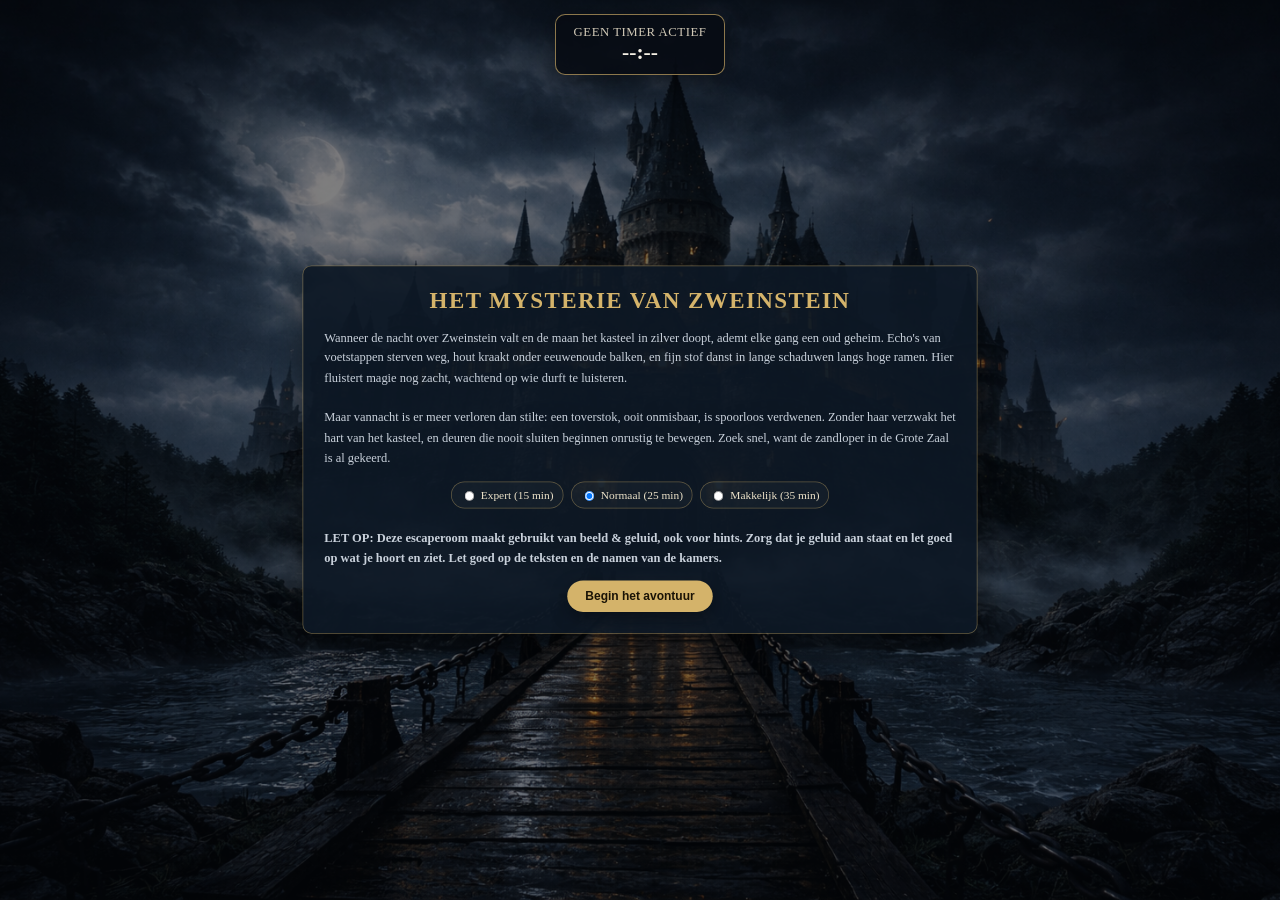
<file: index.html>
<!doctype html>
<html lang="nl">
<head>
  <meta charset="UTF-8" />
  <meta name="viewport" content="width=device-width, initial-scale=1.0" />
  <title>Het Mysterie van Zweinstein</title>
  <link rel="stylesheet" href="assets/style/timer.css" />
  <style>
    :root {
      --bg: #0d1117;
      --panel: rgba(14, 24, 37, 0.92);
      --text: #f2f4f8;
      --muted: #c9d1db;
      --accent: #d4b36a;
    }

    * {
      box-sizing: border-box;
    }

    html,
    body {
      margin: 0;
      width: 100%;
      height: 100%;
      background: var(--bg);
      color: var(--text);
      font-family: "Cormorant Garamond", "Times New Roman", serif;
      overflow: hidden;
    }

    .scene {
      position: relative;
      width: 100%;
      height: 100%;
      overflow: hidden;
    }

    .scene::before {
      content: "";
      position: absolute;
      inset: 0;
      background-image: url("assets/images/kasteel.png");
      background-position: 44% 34%;
      background-size: cover;
      background-repeat: no-repeat;
      transform-origin: 52% 90%;
      transform: scale(1);
      opacity: 1;
      transition: transform 3s ease, opacity 900ms ease;
      z-index: 0;
    }

    .scene.zoom-to-gate::before {
      transform: scale(2.255);
    }

    .scene.video-blend::before {
      opacity: 0;
    }

    #introPanel {
      position: absolute;
      inset: 0;
      display: grid;
      place-items: center;
      background: rgba(5, 9, 14, 0.5);
      cursor: default;
      z-index: 3;
      padding: 24px;
    }

    .intro-card {
      width: min(900px, 100%);
      background: var(--panel);
      border: 1px solid rgba(212, 179, 106, 0.45);
      border-radius: 12px;
      padding: 28px;
      box-shadow: 0 12px 40px rgba(0, 0, 0, 0.45);
      transform: scale(0.75);
      transform-origin: center center;
    }

    .intro-card h1 {
      margin: 0 0 18px;
      letter-spacing: 0.06em;
      line-height: 1.2;
      text-align: center;
      font-size: clamp(1.5rem, 2.4vw, 2.2rem);
      color: var(--accent);
    }

    .intro-card p {
      margin: 0;
      white-space: pre-line;
      line-height: 1.6;
      color: var(--muted);
      font-size: clamp(0.95rem, 1.3vw, 1.05rem);
    }

    .difficulty-wrap {
      margin-top: 18px;
      display: flex;
      justify-content: center;
      gap: 10px;
      flex-wrap: wrap;
    }

    .difficulty-wrap label {
      display: inline-flex;
      align-items: center;
      gap: 6px;
      padding: 8px 12px;
      border-radius: 999px;
      border: 1px solid rgba(212, 179, 106, 0.4);
      background: rgba(255, 255, 255, 0.03);
      color: #ece2c9;
      cursor: pointer;
      user-select: none;
      font-size: 0.95rem;
    }

    .intro-actions {
      margin-top: 16px;
      display: flex;
      justify-content: center;
    }

    #gateVideo {
      position: absolute;
      inset: 0;
      width: 100%;
      height: 100%;
      object-fit: cover;
      visibility: hidden;
      opacity: 0;
      transition: opacity 900ms ease;
      background: #000;
      z-index: 1;
    }

    #gateVideo.visible {
      visibility: visible;
      opacity: 1;
    }

    #continueWrap {
      position: absolute;
      inset: auto 0 40px;
      display: none;
      justify-content: center;
      z-index: 4;
    }

    .primary-btn,
    #continueBtn {
      border: 0;
      border-radius: 999px;
      padding: 12px 24px;
      font-size: 1rem;
      font-weight: 600;
      cursor: pointer;
      background: var(--accent);
      color: #1a1306;
      box-shadow: 0 8px 22px rgba(0, 0, 0, 0.35);
    }

    .primary-btn:hover,
    #continueBtn:hover {
      filter: brightness(1.06);
    }
  </style>
</head>
<body>
  <main class="scene">
    <section id="introPanel" aria-label="Introductie">
      <article class="intro-card" id="introCard">
        <h1>HET MYSTERIE VAN ZWEINSTEIN</h1>
        <p>Wanneer de nacht over Zweinstein valt en de maan het kasteel in zilver doopt, ademt elke gang een oud geheim. Echo's van voetstappen sterven weg, hout kraakt onder eeuwenoude balken, en fijn stof danst in lange schaduwen langs hoge ramen. Hier fluistert magie nog zacht, wachtend op wie durft te luisteren.

Maar vannacht is er meer verloren dan stilte: een toverstok, ooit onmisbaar, is spoorloos verdwenen. Zonder haar verzwakt het hart van het kasteel, en deuren die nooit sluiten beginnen onrustig te bewegen. Zoek snel, want de zandloper in de Grote Zaal is al gekeerd.</p>
        <div class="difficulty-wrap" id="difficultyWrap">
          <label><input type="radio" name="difficulty" value="expert" /> Expert (15 min)</label>
          <label><input type="radio" name="difficulty" value="normaal" checked /> Normaal (25 min)</label>
          <label><input type="radio" name="difficulty" value="makkelijk" /> Makkelijk (35 min)</label>
        </div>
        <p><br><b>LET OP: Deze escaperoom maakt gebruikt van beeld & geluid, ook voor hints. Zorg dat je geluid aan staat en let goed op wat je hoort en ziet. Let goed op de teksten en de namen van de kamers.</b></p>
        <div class="intro-actions">
          <button id="startBtn" class="primary-btn" type="button">Begin het avontuur</button>
        </div>
        

      </article>
    </section>

    <video id="gateVideo" preload="auto" playsinline>
      <source src="assets/images/poort.mp4" type="video/mp4" />
      Je browser ondersteunt geen HTML5-video.
    </video>

    <div id="continueWrap">
      <button id="continueBtn" type="button">Start de puzzel</button>
    </div>
  </main>

  <script src="assets/style/timer.js"></script>
  <script src="assets/style/progress.js"></script>
  <script>
    const HALL_FADE_KEY = "hp_hall_intro_from_index";
    const ROOM1_STORAGE_KEY = "hp_room_sleep_word";
    const ROOM2_STORAGE_KEY = "hp_room_library_word";
    const ROOM3_STORAGE_KEY = "hp_room_potion_word";
    const ROOM4_STORAGE_KEY = "hp_room_dungeon_word";
    const FINISH_STORAGE_KEY = "hp_escape_finished_elapsed_ms_v1";
    const HALL_INTRO_DISMISSED_KEY = "hp_hall_hourglass_intro_dismissed_v1";
    const INTRO_ZOOM_MS = 3000;
    const scene = document.querySelector(".scene");
    const introPanel = document.getElementById("introPanel");
    const difficultyWrap = document.getElementById("difficultyWrap");
    const startBtn = document.getElementById("startBtn");
    const gateVideo = document.getElementById("gateVideo");
    const continueWrap = document.getElementById("continueWrap");
    const continueBtn = document.getElementById("continueBtn");
    let started = false;
    let continueCountdownInterval = null;
    let hasNavigated = false;
    let pendingModeKey = "normaal";
    function clearContinueCountdown() {
      if (continueCountdownInterval) {
        clearInterval(continueCountdownInterval);
        continueCountdownInterval = null;
      }
    }
    function goToGreatHall() {
      if (hasNavigated) {
        return;
      }
      hasNavigated = true;
      clearContinueCountdown();
      window.HPTimer.startTimer(pendingModeKey);
      window.HPTimer.renderTimer();
      try {
        sessionStorage.setItem(HALL_FADE_KEY, "1");
      } catch (_) {}
      window.location.href = "grotezaal.html";
    }
    function startContinueCountdown(seconds = 4) {
      clearContinueCountdown();
      continueWrap.style.display = "flex";
      const endsAt = Date.now() + seconds * 1000;
      function renderCountdown() {
        const remainingMs = Math.max(0, endsAt - Date.now());
        const remaining = (remainingMs / 1000).toFixed(1);
        continueBtn.textContent = "Start de puzzel (" + remaining + ")";
        if (remainingMs <= 0) {
          goToGreatHall();
        }
      }
      renderCountdown();
      continueCountdownInterval = setInterval(() => {
        renderCountdown();
      }, 100);
    }
    window.HPTimer.clearTimer();
    window.HPTimer.renderTimer();
    try {
      sessionStorage.removeItem(FINISH_STORAGE_KEY);
    } catch (_) {}
    try {
      localStorage.removeItem(FINISH_STORAGE_KEY);
    } catch (_) {}
    difficultyWrap.addEventListener("click", (event) => {
      event.stopPropagation();
    });
    startBtn.addEventListener("click", async (event) => {
      event.stopPropagation();
      if (started) {
        return;
      }
      started = true;
      const selected = document.querySelector('input[name="difficulty"]:checked');
      pendingModeKey = selected ? selected.value : "normaal";
      // Nieuwe speelsessie: reset opgeloste kamerstatussen.
      window.HPProgress.remove(ROOM1_STORAGE_KEY);
      window.HPProgress.remove(ROOM2_STORAGE_KEY);
      window.HPProgress.remove(ROOM3_STORAGE_KEY);
      window.HPProgress.remove(ROOM4_STORAGE_KEY);
      try {
        sessionStorage.removeItem(HALL_INTRO_DISMISSED_KEY);
      } catch (_) {}
      introPanel.style.display = "none";
      scene.classList.add("zoom-to-gate");
      await new Promise((resolve) => setTimeout(resolve, INTRO_ZOOM_MS));
      try {
        await gateVideo.play();
        await new Promise((resolve) => setTimeout(resolve, 120));
        requestAnimationFrame(() => {
          scene.classList.add("video-blend");
          gateVideo.classList.add("visible");
        });
      } catch (err) {
        console.error("Video kon niet starten:", err);
        gateVideo.classList.remove("visible");
        scene.classList.remove("video-blend");
        startContinueCountdown(3);
      }
    });
    gateVideo.addEventListener("ended", () => {
      startContinueCountdown(3);
    });
    continueBtn.addEventListener("click", goToGreatHall);
  </script>
</body>
</html>
</file>
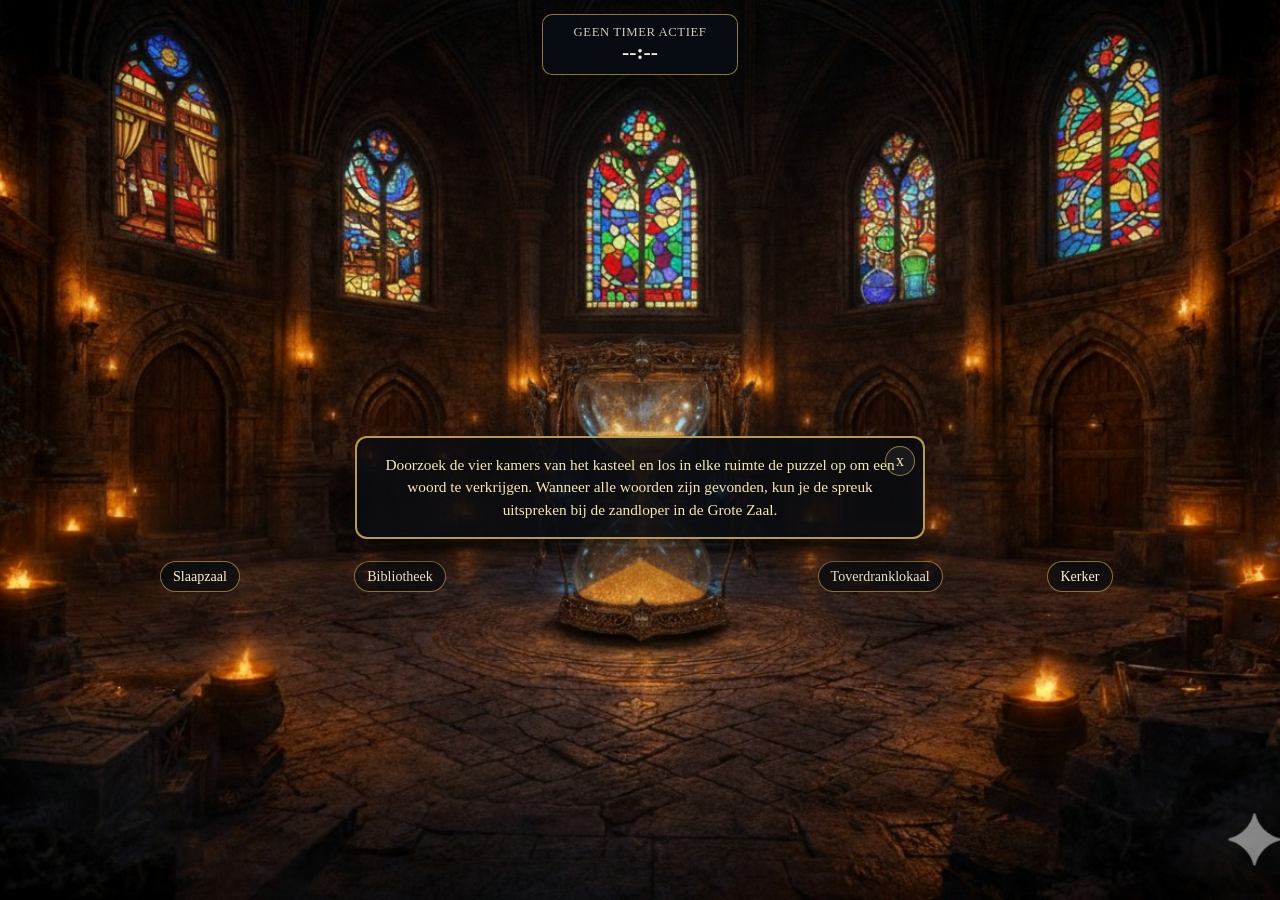
<file: grotezaal.html>
<!--
PAGINA: Grote Zaal
DOEL: Centrale hub met hotspots naar kamers, voortgangsstatus en zandloper-uitleg.
ROL IN DE FLOW: Komt na index; van hier naar room1-4 en terug vanuit kamers.
PUZZELREGELS (indien van toepassing): - Room2/Room3 worden na oplossen vergrendeld; - Validatie: lockstatus op basis van progress keys en URL-params; - Succes: oplossing wordt in label getoond; - Falen: klikken op vergrendelde hotspot toont melding i.p.v. navigatie.
EFFECTEN:
- Animaties: 4s fade-in + center shadow reveal bij eerste binnenkomst vanaf index.
- Geluid: assets/sounds/zandloper.wav met fallback-knop Start geluid.
- Visuele effecten: hotspot-hover en notice-popups.
- Timers of dynamische veranderingen: timer-overlay via HPTimer.
GEBRUIKTE MEDIA:
- Afbeeldingen: assets/images/grotezaal.jpeg.
- Audio: assets/sounds/zandloper.wav.
- Video: geen.
- Externe assets: assets/style/timer.css, assets/style/timer.js, assets/style/progress.js.
BIJZONDERHEDEN:
- Afhankelijkheden: window.HPTimer en window.HPProgress.
- Globale state impact: leest hp_room_library_word/hp_room_potion_word en consumeert hp_hall_intro_from_index.
- Edge cases of technische aandachtspunten: pageshow/visibility handlers verversen locks en audio.
-->
<!doctype html>
<html lang="nl">
<head>
  <meta charset="UTF-8" />
  <meta name="viewport" content="width=device-width, initial-scale=1.0" />
  <title>Grote Zaal</title>
  <link rel="stylesheet" href="assets/style/timer.css" />
  <style>
    body {
      margin: 0;
      min-height: 100vh;
      background-color: #0e131b;
      color: #f3f5f7;
      font-family: "Cormorant Garamond", "Times New Roman", serif;
    }

    .scene {
      position: relative;
      min-height: 100vh;
      overflow: hidden;
    }

    .scene.should-fade-in {
      opacity: 0;
      animation: hall-fade-in 4s ease forwards;
    }

    @keyframes hall-fade-in {
      from { opacity: 0; }
      to { opacity: 1; }
    }

    .center-reveal-shadow {
      position: absolute;
      inset: 0;
      z-index: 3;
      pointer-events: none;
      opacity: 0;
      background:
        radial-gradient(
          circle at 50% 52%,
          rgba(0, 0, 0, 0.78) 0%,
          rgba(0, 0, 0, 0.58) 14%,
          rgba(0, 0, 0, 0.34) 28%,
          rgba(0, 0, 0, 0.12) 42%,
          rgba(0, 0, 0, 0) 60%
        );
    }

    .scene.should-fade-in .center-reveal-shadow {
      animation: center-shadow-fade 4s ease forwards;
    }

    @keyframes center-shadow-fade {
      0% { opacity: 1; }
      65% { opacity: 0.35; }
      100% { opacity: 0; }
    }

    .scene-bg {
      position: absolute;
      inset: 0;
      width: 100%;
      height: 100%;
      object-fit: cover;
      object-position: center;
    }

    .btn {
      padding: 8px 14px;
      border: 0;
      border-radius: 999px;
      background: #d4b36a;
      color: #1a1306;
      font-weight: 700;
      text-decoration: none;
      cursor: pointer;
      font-size: 0.95rem;
      white-space: nowrap;
    }

    #playFallback {
      display: none;
    }

    .hotspots {
      position: absolute;
      inset: 0;
      z-index: 2;
    }

    .hotspot {
      position: absolute;
      display: flex;
      align-items: flex-end;
      justify-content: center;
      text-decoration: none;
      color: #f9f1d7;
      border-radius: 12px;
      transition: box-shadow 0.2s ease, transform 0.2s ease;
    }

    .hotspot .label {
      margin: 8px;
      padding: 6px 12px;
      border-radius: 999px;
      background: rgba(10, 12, 16, 0.72);
      border: 1px solid rgba(212, 179, 106, 0.6);
      font-size: clamp(0.75rem, 1.1vw, 0.95rem);
      text-align: center;
      transition: background-color 0.22s ease, color 0.22s ease, border-color 0.22s ease, transform 0.22s ease;
    }

    .hotspot:focus-visible,
    .hotspot:hover {
      box-shadow: none;
      transform: translateY(-2px);
    }

    .hotspot:not(.hotspot-locked):focus-visible .label,
    .hotspot:not(.hotspot-locked):hover .label {
      background: #d4b36a;
      color: #1a1306;
      border-color: #d4b36a;
      transform: scale(1.09);
    }

    .hotspot-locked {
      cursor: not-allowed;
    }

    .hotspot-locked:focus-visible,
    .hotspot-locked:hover {
      transform: none;
      box-shadow: none;
    }

    .hotspot-locked .label {
      border-color: rgba(196, 140, 140, 0.7);
    }

    .hotspot-slaapzaal {
      left: 12.5%;
      top: 33.33%;
      width: 6.25%;
      height: 33.33%;
    }

    .hotspot-bibliotheek {
      left: 28.13%;
      top: 41.67%;
      width: 6.25%;
      height: 25%;
    }

    .hotspot-toverdrank {
      left: 65.63%;
      top: 41.67%;
      width: 6.25%;
      height: 25%;
    }

    .hotspot-kerker {
      left: 81.25%;
      top: 33.33%;
      width: 6.25%;
      height: 33.33%;
    }

    .hotspot-uitgang {
      left: 43.75%;
      top: 33.33%;
      width: 12.5%;
      height: 41.67%;
    }

    .exit-frame {
      border: 0;
      background: transparent;
    }

    .exit-frame .label {
      display: none;
    }

    .hourglass-intro {
      position: absolute;
      left: 50%;
      top: 33.33%;
      width: min(570px, 90vw);
      height: 41.67%;
      transform: translateX(-50%);
      z-index: 3;
      display: none;
      align-items: center;
      justify-content: center;
      pointer-events: auto;
    }

    .hourglass-intro.is-visible {
      display: flex;
    }

    .hourglass-intro-card {
      position: relative;
      width: min(570px, 90vw);
      padding: 16px 18px;
      border-radius: 12px;
      border: 2px solid rgba(212, 179, 106, 0.85);
      background: rgba(10, 12, 16, 0.88);
      color: #f6e6b6;
      text-align: center;
      line-height: 1.45;
      font-size: clamp(0.82rem, 1.2vw, 1rem);
      box-shadow: 0 16px 40px rgba(0, 0, 0, 0.5);
      cursor: pointer;
    }

    .hourglass-intro-close {
      position: absolute;
      top: 8px;
      right: 8px;
      width: 30px;
      height: 30px;
      display: inline-flex;
      align-items: center;
      justify-content: center;
      border-radius: 999px;
      border: 1px solid rgba(212, 179, 106, 0.65);
      background: rgba(255, 255, 255, 0.06);
      color: #f6e6b6;
      font: inherit;
      font-size: 1rem;
      line-height: 1;
      cursor: pointer;
    }

    .hourglass-intro-close:hover,
    .hourglass-intro-close:focus-visible {
      background: rgba(212, 179, 106, 0.18);
      outline: none;
    }

    .notice-layer {
      position: absolute;
      inset: 0;
      z-index: 6;
      pointer-events: none;
    }

    .notice {
      position: absolute;
      padding: 16px 22px;
      border-radius: 10px;
      border: 1px solid rgba(212, 179, 106, 0.6);
      background: rgba(0, 0, 0, 0.5);
      color: #f6e6b6;
      font-size: 1.1rem;
      display: none;
      max-width: min(520px, 90vw);
      text-align: center;
      transform: translate(-50%, -50%);
      pointer-events: none;
      cursor: default;
    }

    .notice.is-visible {
      display: inline-block;
    }

    .video-overlay {
      position: fixed;
      inset: 0;
      z-index: 20;
      display: none;
      align-items: center;
      justify-content: center;
      background: rgba(0, 0, 0, 0.96);
    }

    .video-overlay.is-visible {
      display: flex;
    }

    .video-overlay video {
      width: min(100vw, 100%);
      height: min(100vh, 100%);
      object-fit: contain;
      background: #000;
    }
  </style>
</head>
<body>
  <div class="scene" aria-label="Grote Zaal speelruimte">
    <img class="scene-bg" src="assets/images/grotezaal.jpeg" alt="De Grote Zaal" />
    <div class="center-reveal-shadow" aria-hidden="true"></div>

    <div class="hotspots" aria-label="Klikbare plekken">
      <a id="room1Hotspot" class="hotspot hotspot-slaapzaal" href="room1.html">
        <span id="room1Label" class="label" data-base-label="Slaapzaal">Slaapzaal</span>
      </a>
      <a id="room2Hotspot" class="hotspot hotspot-bibliotheek" href="room2.html">
        <span id="room2Label" class="label" data-base-label="Bibliotheek">Bibliotheek</span>
      </a>
      <a id="room3Hotspot" class="hotspot hotspot-toverdrank" href="room3.html">
        <span id="room3Label" class="label" data-base-label="Toverdranklokaal">Toverdranklokaal</span>
      </a>
      <a id="room4Hotspot" class="hotspot hotspot-kerker" href="room4.html">
        <span id="room4Label" class="label" data-base-label="Kerker">Kerker</span>
      </a>
      <button id="exitHotspot" class="hotspot hotspot-locked hotspot-uitgang exit-frame" type="button" aria-disabled="true">
        <span class="label"></span>
      </button>
    </div>

    <div id="hourglassIntro" class="hourglass-intro" aria-live="polite">
      <div class="hourglass-intro-card">
        <button id="hourglassIntroClose" class="hourglass-intro-close" type="button" aria-label="Sluiten">x</button>
        Doorzoek de vier kamers van het kasteel en los in elke ruimte de puzzel op om een woord te verkrijgen.
        Wanneer alle woorden zijn gevonden, kun je de spreuk uitspreken bij de zandloper in de Grote Zaal.
      </div>
    </div>

    <div class="notice-layer" aria-hidden="true">
      <div id="exitNotice" class="notice" role="status" aria-live="polite"></div>
    </div>
  </div>

  <audio id="zandloperAudio" preload="auto" autoplay playsinline>
    <source src="assets/sounds/zandloper.wav" type="audio/wav" />
    Je browser ondersteunt geen audio.
  </audio>

  <div id="windroseOverlay" class="video-overlay" aria-hidden="true">
    <video id="windroseVideo" preload="auto" playsinline>
      <source src="assets/images/windroos.mp4" type="video/mp4" />
    </video>
  </div>

  <script src="assets/style/audio-fade.js"></script>
  <script src="assets/style/timer.js"></script>
  <script src="assets/style/progress.js"></script>
  <script>
    const HALL_FADE_KEY = "hp_hall_intro_from_index";
    const HALL_INTRO_DISMISSED_KEY = "hp_hall_hourglass_intro_dismissed_v1";
    const HALL_GUIDE_TEXT = "Doorzoek de vier kamers van het kasteel en los in elke ruimte de puzzel op om een woord te verkrijgen. Wanneer alle woorden zijn gevonden, kun je de spreuk uitspreken bij de zandloper in de Grote Zaal.";
    const ROOM1_STORAGE_KEY = "hp_room_sleep_word";
    const ROOM1_SOLUTION = "VITREA";
    const ROOM2_STORAGE_KEY = "hp_room_library_word";
    const ROOM2_SOLUTION = "TEMPORA";
    const ROOM3_STORAGE_KEY = "hp_room_potion_word";
    const ROOM3_SOLUTION = "CONFRINGO";
    const ROOM4_STORAGE_KEY = "hp_room_dungeon_word";
    const ROOM4_SOLUTION = "REVELIO";
    const ROOM1_PARAM = "r1";
    const ROOM2_PARAM = "r2";
    const ROOM3_PARAM = "r3";
    const ROOM4_PARAM = "r4";
    const WINDROSE_DELAY_MS = 3000;
    let windroseSequenceQueued = false;


    function storageKeyToParam(key) {
      if (key === ROOM1_STORAGE_KEY) {
        return ROOM1_PARAM;
      }
      if (key === ROOM2_STORAGE_KEY) {
        return ROOM2_PARAM;
      }
      if (key === ROOM3_STORAGE_KEY) {
        return ROOM3_PARAM;
      }
      if (key === ROOM4_STORAGE_KEY) {
        return ROOM4_PARAM;
      }
      return null;
    }

    function getProgressFromUrl(key) {
      try {
        const param = storageKeyToParam(key);
        if (!param) {
          return null;
        }
        const params = new URLSearchParams(window.location.search || "");
        const value = params.get(param);
        return value && value.length > 0 ? value : null;
      } catch (_) {
        return null;
      }
    }

    function getProgress(key) {
      const value = window.HPProgress.get(key);
      if (value) {
        return value;
      }
      return getProgressFromUrl(key);
    }

    function buildRoomHref(roomFile) {
      const params = new URLSearchParams(window.location.search || "");
      const room1 = getProgress(ROOM1_STORAGE_KEY);
      const room2 = getProgress(ROOM2_STORAGE_KEY);
      const room3 = getProgress(ROOM3_STORAGE_KEY);
      const room4 = getProgress(ROOM4_STORAGE_KEY);
      if (room1 === ROOM1_SOLUTION) {
        params.set(ROOM1_PARAM, ROOM1_SOLUTION);
      }
      if (room2 === ROOM2_SOLUTION) {
        params.set(ROOM2_PARAM, ROOM2_SOLUTION);
      }
      if (room3 === ROOM3_SOLUTION) {
        params.set(ROOM3_PARAM, ROOM3_SOLUTION);
      }
      if (room4 === ROOM4_SOLUTION) {
        params.set(ROOM4_PARAM, ROOM4_SOLUTION);
      }
      const query = params.toString();
      return query ? `${roomFile}?${query}` : roomFile;
    }

    const audio = document.getElementById("zandloperAudio");
    const scene = document.querySelector(".scene");
    const hourglassIntro = document.getElementById("hourglassIntro");
    const hourglassIntroClose = document.getElementById("hourglassIntroClose");
    const exitHotspot = document.getElementById("exitHotspot");
    const exitNotice = document.getElementById("exitNotice");
    const room1Hotspot = document.getElementById("room1Hotspot");
    const room2Hotspot = document.getElementById("room2Hotspot");
    const room3Hotspot = document.getElementById("room3Hotspot");
    const room4Hotspot = document.getElementById("room4Hotspot");
    const windroseOverlay = document.getElementById("windroseOverlay");
    const windroseVideo = document.getElementById("windroseVideo");
    const room1Label = document.getElementById("room1Label");
    const room2Label = document.getElementById("room2Label");
    const room3Label = document.getElementById("room3Label");
    const room4Label = document.getElementById("room4Label");
    let isAudioPrimed = false;
    let windroseTimerId = 0;

    window.CinematicAudio.register(audio, {
      volume: 0.72,
      fadeInMs: 1800,
      fadeOutMs: 2200,
      endFadeMs: 2600,
    });

    function showNoticeAt(target, message) {
      const rect = target.getBoundingClientRect();
      const sceneRect = scene.getBoundingClientRect();
      const centerX = rect.left - sceneRect.left + rect.width / 2;
      const centerY = rect.top - sceneRect.top + rect.height / 2;
      exitNotice.textContent = message;
      exitNotice.style.left = `${(centerX / sceneRect.width) * 100}%`;
      exitNotice.style.top = `${(centerY / sceneRect.height) * 100}%`;
      exitNotice.classList.add("is-visible");
    }

    function showHourglassIntro() {
      if (!hourglassIntro) {
        return;
      }
      try {
        if (sessionStorage.getItem(HALL_INTRO_DISMISSED_KEY) === "1") {
          return;
        }
      } catch (_) {}
      hourglassIntro.classList.add("is-visible");
    }

    function hideHourglassIntro() {
      if (!hourglassIntro) {
        return;
      }
      hourglassIntro.classList.remove("is-visible");
    }

    function dismissHourglassIntro() {
      hideHourglassIntro();
      try {
        sessionStorage.setItem(HALL_INTRO_DISMISSED_KEY, "1");
      } catch (_) {}
    }

    function setRoomLockState(hotspot, label, isSolved, solutionWord) {
      const baseLabel = label.dataset.baseLabel || label.textContent;
      label.dataset.baseLabel = baseLabel;

      if (isSolved) {
        hotspot.classList.add("hotspot-locked");
        hotspot.setAttribute("aria-disabled", "true");
        hotspot.tabIndex = 0;
        hotspot.dataset.solutionWord = solutionWord;
        if (hotspot.hasAttribute("href")) {
          hotspot.dataset.href = hotspot.getAttribute("href");
          hotspot.removeAttribute("href");
        }
        label.textContent = `${baseLabel} (${solutionWord})`;
      } else {
        hotspot.classList.remove("hotspot-locked");
        hotspot.setAttribute("aria-disabled", "false");
        hotspot.removeAttribute("tabindex");
        delete hotspot.dataset.solutionWord;
        if (!hotspot.hasAttribute("href") && hotspot.dataset.href) {
          hotspot.setAttribute("href", hotspot.dataset.href);
        }
        label.textContent = baseLabel;
      }
    }

    function bindSolvedRoomNotice(hotspot) {
      if (hotspot.dataset.lockNoticeBound === "1") {
        return;
      }
      hotspot.addEventListener("click", (event) => {
        if (!hotspot.classList.contains("hotspot-locked")) {
          return;
        }
        event.preventDefault();
        const solution = hotspot.dataset.solutionWord || "onbekend";
        showNoticeAt(hotspot, `Deze kamer is al voltooid (${solution}).`);
      });
      hotspot.addEventListener("keydown", (event) => {
        if (!hotspot.classList.contains("hotspot-locked")) {
          return;
        }
        if (event.key !== "Enter" && event.key !== " ") {
          return;
        }
        event.preventDefault();
        const solution = hotspot.dataset.solutionWord || "onbekend";
        showNoticeAt(hotspot, `Deze kamer is al voltooid (${solution}).`);
      });
      hotspot.dataset.lockNoticeBound = "1";
    }

    function updateSolvedRoomLocks() {
      room1Hotspot.href = buildRoomHref("room1.html");
      room2Hotspot.href = buildRoomHref("room2.html");
      room3Hotspot.href = buildRoomHref("room3.html");
      room4Hotspot.href = buildRoomHref("room4.html");
      const room1Solved = getProgress(ROOM1_STORAGE_KEY) === ROOM1_SOLUTION;
      const room2Solved = getProgress(ROOM2_STORAGE_KEY) === ROOM2_SOLUTION;
      const room3Solved = getProgress(ROOM3_STORAGE_KEY) === ROOM3_SOLUTION;
      const room4Solved = getProgress(ROOM4_STORAGE_KEY) === ROOM4_SOLUTION;
      setRoomLockState(room1Hotspot, room1Label, room1Solved, ROOM1_SOLUTION);
      setRoomLockState(room2Hotspot, room2Label, room2Solved, ROOM2_SOLUTION);
      setRoomLockState(room3Hotspot, room3Label, room3Solved, ROOM3_SOLUTION);
      setRoomLockState(room4Hotspot, room4Label, room4Solved, ROOM4_SOLUTION);
    }

    function areAllRoomsSolved() {
      return (
        getProgress(ROOM1_STORAGE_KEY) === ROOM1_SOLUTION &&
        getProgress(ROOM2_STORAGE_KEY) === ROOM2_SOLUTION &&
        getProgress(ROOM3_STORAGE_KEY) === ROOM3_SOLUTION &&
        getProgress(ROOM4_STORAGE_KEY) === ROOM4_SOLUTION
      );
    }

    async function startWindroseSequence() {
      if (!windroseOverlay || !windroseVideo) {
        window.location.href = "room5.html";
        return;
      }
      stopAudio();
      exitNotice.classList.remove("is-visible");
      windroseOverlay.classList.add("is-visible");
      windroseOverlay.setAttribute("aria-hidden", "false");
      windroseVideo.currentTime = 0;
      windroseVideo.muted = false;
      try {
        await windroseVideo.play();
      } catch (_) {
        try {
          windroseVideo.muted = true;
          await windroseVideo.play();
        } catch (_) {
          window.location.href = "room5.html";
        }
      }
    }

    function queueWindroseIfReady() {
      if (windroseTimerId || windroseSequenceQueued || windroseOverlay.classList.contains("is-visible") || !areAllRoomsSolved()) {
        return;
      }
      windroseSequenceQueued = true;
      windroseTimerId = window.setTimeout(() => {
        windroseTimerId = 0;
        startWindroseSequence();
      }, WINDROSE_DELAY_MS);
    }

    function evaluateHallCompletion() {
      updateSolvedRoomLocks();
      if (!areAllRoomsSolved()) {
        if (windroseTimerId) {
          window.clearTimeout(windroseTimerId);
          windroseTimerId = 0;
        }
        windroseSequenceQueued = false;
        return;
      }
      queueWindroseIfReady();
    }

    bindSolvedRoomNotice(room1Hotspot);
    bindSolvedRoomNotice(room2Hotspot);
    bindSolvedRoomNotice(room3Hotspot);
    bindSolvedRoomNotice(room4Hotspot);
    evaluateHallCompletion();
    showHourglassIntro();

    hourglassIntro.addEventListener("click", dismissHourglassIntro);
    hourglassIntroClose.addEventListener("click", (event) => {
      event.stopPropagation();
      dismissHourglassIntro();
    });

    exitHotspot.addEventListener("mouseenter", () => {
      dismissHourglassIntro();
      showNoticeAt(exitHotspot, HALL_GUIDE_TEXT);
    });
    exitHotspot.addEventListener("mouseleave", () => {
      exitNotice.classList.remove("is-visible");
    });
    exitHotspot.addEventListener("focus", () => {
      dismissHourglassIntro();
      showNoticeAt(exitHotspot, HALL_GUIDE_TEXT);
    });
    exitHotspot.addEventListener("blur", () => {
      exitNotice.classList.remove("is-visible");
    });
    exitNotice.addEventListener("click", () => {
      exitNotice.classList.remove("is-visible");
    });
    windroseVideo.addEventListener("ended", () => {
      window.location.href = "room5.html";
    });

    async function startAudio() {
      if (windroseOverlay.classList.contains("is-visible")) {
        return;
      }
      try {
        if (!isAudioPrimed) {
          window.CinematicAudio.prime(audio);
          isAudioPrimed = true;
        }
        const didStart = await window.CinematicAudio.play(audio, {
          restart: false,
          fadeInMs: 1800,
        });
      } catch (_) {
      }
    }

    function stopAudio() {
      window.CinematicAudio.stop(audio, {
        fadeOutMs: 2200,
        resetTime: false,
      });
    }

    window.addEventListener("DOMContentLoaded", startAudio);
    window.addEventListener("DOMContentLoaded", evaluateHallCompletion);
    window.addEventListener("DOMContentLoaded", showHourglassIntro);
    window.addEventListener("pageshow", evaluateHallCompletion);
    window.addEventListener("pageshow", startAudio);
    window.addEventListener("pageshow", showHourglassIntro);
    window.addEventListener("focus", evaluateHallCompletion);
    document.addEventListener("visibilitychange", () => {
      if (document.visibilityState === "visible") {
        startAudio();
        evaluateHallCompletion();
      } else {
        stopAudio();
      }
    });
    window.addEventListener("pagehide", stopAudio);
    document.addEventListener("pointerdown", startAudio, { once: true });
    document.addEventListener("keydown", startAudio, { once: true });
  </script>
</body>
</html>
</file>
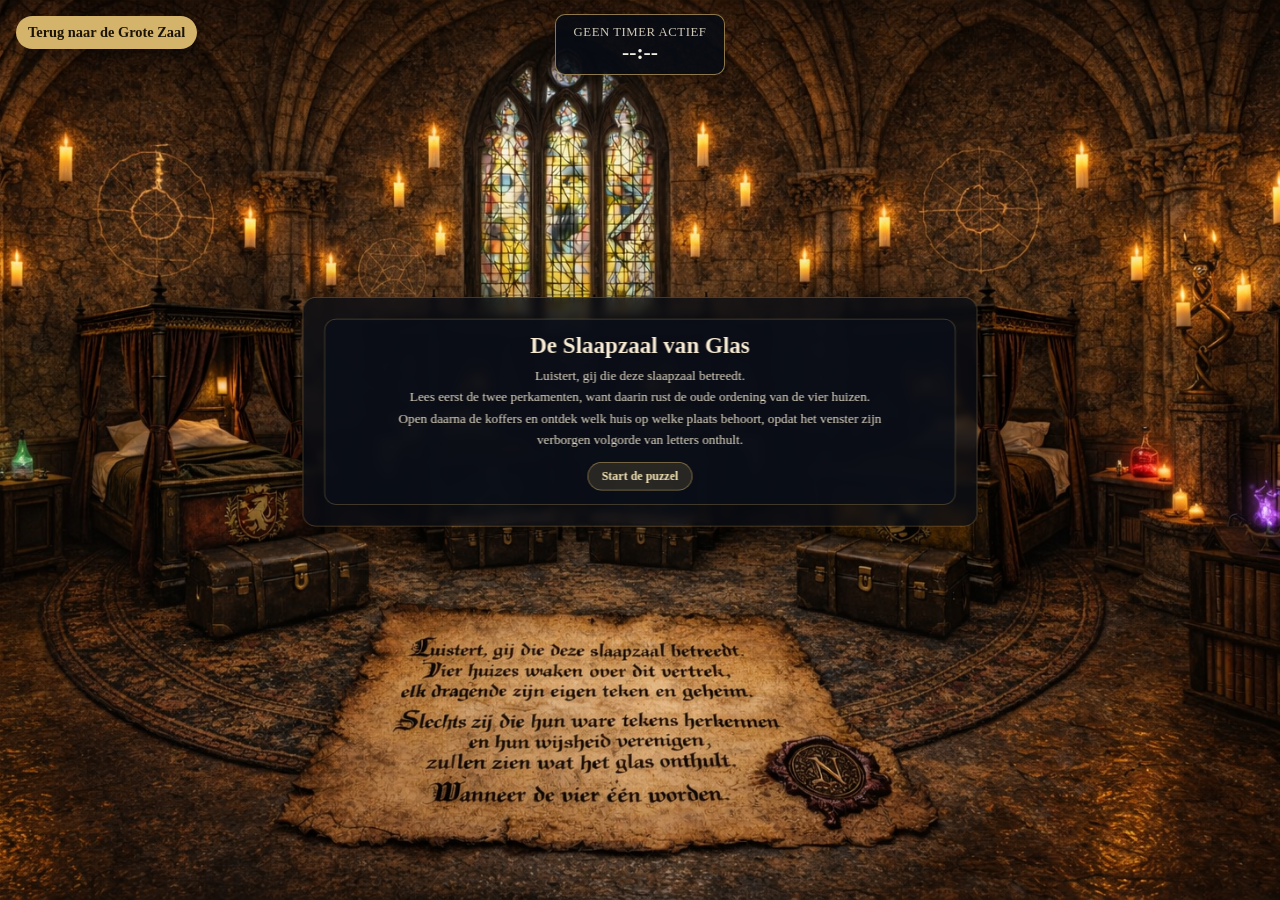
<file: room1.html>
﻿<!doctype html>
<html lang="nl">
<head>
<meta charset="UTF-8"><meta name="viewport" content="width=device-width,initial-scale=1.0"><title>Slaapzaal van Glas</title>
<link rel="stylesheet" href="assets/style/timer.css" />
<style>
:root{--bg:#0b0f16;--panel:rgba(10,15,25,.82);--line:rgba(227,191,122,.28);--text:#eef2f7;--muted:#c7c1b1;--err:#ff9b9b;--ok:#7ff0c6;--shadow:0 22px 60px rgba(0,0,0,.52)}
*{box-sizing:border-box}
html,body{margin:0;min-height:100%;background:radial-gradient(circle at top,#2a170d 0,#100a08 42%,#050404 100%);color:var(--text);font-family:"Cormorant Garamond","Times New Roman",serif}
body{min-height:100vh;overflow:hidden}
button,input{font:inherit}
.corner-link{position:absolute;top:16px;left:16px;z-index:5;padding:8px 12px;border-radius:999px;border:0;background:#d4b36a;color:#1a1306;font-weight:700;text-decoration:none;font-size:.9rem;box-shadow:0 8px 22px rgba(0,0,0,.35)}
.corner-link:hover{filter:brightness(1.06)}
.success-panel{display:flex;flex-direction:column;align-items:center}
.success-return{position:static;top:auto;left:auto;z-index:5;display:inline-flex;align-items:center;justify-content:center;margin-top:20px;padding:8px 12px;border-radius:999px;border:0;background:#d4b36a;color:#1a1306;font-weight:700;text-decoration:none;font-size:.9rem;line-height:1.2;box-shadow:0 8px 22px rgba(0,0,0,.35)}
.intro-shell{position:fixed;inset:0;z-index:6;display:flex;align-items:center;justify-content:center;padding:24px;pointer-events:none}
.intro-shell[hidden]{display:none}
.puzzle-shell{position:relative;width:min(900px,92vw);margin:0 auto;background:rgba(8,12,20,.78);border:1px solid rgba(212,179,106,.35);border-radius:18px;padding:clamp(18px,3vw,28px);backdrop-filter:blur(6px);box-shadow:0 24px 80px rgba(0,0,0,.45);font-family:"Cormorant Garamond","Times New Roman",serif;transform:scale(.75);transform-origin:top center}
.intro-shell .puzzle-shell{pointer-events:auto}
.puzzle-shell.intro-only .puzzle-header{margin-bottom:0;text-align:center}
.puzzle-shell.intro-only .puzzle-header p{max-width:76ch;margin:0 auto}
.puzzle-header{border:1px solid rgba(212,179,106,.35);border-radius:16px;background:rgba(10,15,25,.82);padding:18px;margin-bottom:18px}
.puzzle-header h1{margin:0 0 8px;font-size:clamp(1.5rem,2.4vw,2.2rem);color:#f7ead2}
.puzzle-header p{margin:0;line-height:1.6;color:#e6ddc8;font-size:clamp(1.03rem,1.38vw,1.13rem)}
.start-btn{margin-top:16px;padding:10px 18px;border-radius:999px;border:1px solid rgba(212,179,106,.6);background:rgba(212,179,106,.15);color:#f6e6b6;font-weight:700;cursor:pointer;display:inline-flex;align-items:center;justify-content:center;font:700 1rem/1 "Cormorant Garamond","Times New Roman",serif}
.start-btn:hover{background:rgba(212,179,106,.25)}
.hud[hidden]{display:none}
.hud{position:fixed;top:16px;right:16px;z-index:4;display:block;pointer-events:none;transform:scale(.75);transform-origin:top right}
.hud-panel{pointer-events:auto;width:min(533px,92vw);padding:16px;border-radius:16px;border:1px solid rgba(255,255,255,.06);background:var(--panel);box-shadow:0 18px 50px rgba(0,0,0,.5)}
.hud-panel h1{margin:0 0 12px;font-size:1.2rem;letter-spacing:.02em;color:#f4e8cc}
.hud-panel p,.status-line,.letters-line{margin:0;line-height:1.6;color:var(--muted);font-size:clamp(.95rem,1.3vw,1.05rem)}
.letters-line{margin-top:10px;color:var(--muted);text-transform:none;font-weight:700}
.hud-divider{height:1px;margin:12px 0;background:rgba(255,255,255,.06)}
.screen{min-height:100vh;padding:0}
.room-shell{position:relative;min-height:100vh;z-index:1;overflow:hidden}
.room-scene{position:absolute;inset:0;width:100%;height:100%;overflow:hidden;background:url("assets/images/slaapzaal.png?v=20260310") center/cover no-repeat;border:0;border-radius:0;box-shadow:none}
.zone{position:absolute;z-index:2;border:1px solid transparent;background:transparent;border-radius:16px;cursor:pointer;transition:border-color .18s ease,box-shadow .18s ease,background-color .18s ease;-webkit-tap-highlight-color:transparent}
.zone:hover,.zone:focus-visible,.zone.active{outline:none;border-color:transparent;background:transparent;box-shadow:none}
.room-scene.pre-start .zone{opacity:0;pointer-events:none}
.zone:after{content:attr(data-label);position:absolute;left:50%;bottom:calc(100% + 10px);transform:translate(-50%,6px);padding:6px 10px;border-radius:999px;border:1px solid rgba(245,223,186,.18);background:rgba(10,8,7,.88);color:#f3dec0;font-size:.76rem;letter-spacing:.05em;white-space:nowrap;opacity:0;pointer-events:none;transition:opacity .18s ease,transform .18s ease}
.zone:hover:after,.zone:focus-visible:after{opacity:1;transform:translate(-50%,0)}
.trunk:after{display:none}
.final:after{display:none}
.zone.done{border-color:transparent;box-shadow:none}
.final,.final:hover,.final:focus-visible,.final.active{border-color:transparent;background:transparent;box-shadow:none}
.window-zone{border-radius:26% 26% 9% 9%;overflow:hidden}
.window-zone:before{content:"";position:absolute;inset:0;background:linear-gradient(90deg,rgba(255,238,176,.12),rgba(255,255,255,.02) 30%,rgba(255,209,118,.18) 70%,rgba(255,255,255,.04));opacity:0;transition:opacity .2s ease}
.window-zone:hover:before,.window-zone:focus-visible:before,.window-zone.active:before{opacity:1}
.window-zone.ready-to-read{box-shadow:0 0 0 2px rgba(245,223,186,.28),0 0 24px rgba(255,214,129,.34);animation:windowPulse 1.4s ease-in-out infinite}
.window-zone.ready-to-read:after{opacity:1;transform:translate(-50%,0);content:"Klik op het raam"}
.window-letters{position:absolute;inset:10% 8% 8%;display:grid;grid-template-columns:repeat(6,1fr);gap:1.4%;pointer-events:none}
.window-slot{position:relative;display:flex;align-items:center;justify-content:center;border-radius:14px 14px 18px 18px;overflow:hidden}
.window-slot:before,.window-slot:after{content:none}
.slot-letter{position:relative;z-index:1;font-size:clamp(1rem,2.3vw,2.2rem);font-weight:700;color:#fff1cb;text-shadow:0 0 18px rgba(255,221,151,.45);opacity:0;transform:translateY(8px) scale(.96);transition:opacity .2s ease,transform .2s ease}
.window-slot.revealed .slot-letter,.window-zone.active .window-slot.peek .slot-letter,.window-zone:hover .window-slot.peek .slot-letter{opacity:1;transform:translateY(0) scale(1)}
.sun-guide{position:absolute;left:6%;right:6%;top:24%;height:14%;opacity:0;pointer-events:none;transition:opacity .18s ease}
.window-zone.active .sun-guide,.window-zone:hover .sun-guide{opacity:1}
.sun-guide:before{content:"";position:absolute;inset:45% 8% auto 8%;height:2px;background:linear-gradient(90deg,rgba(255,223,150,.7),rgba(255,223,150,.15));box-shadow:0 0 18px rgba(255,215,131,.25)}
.sun-guide:after{content:"";position:absolute;right:6%;top:calc(45% - 5px);width:12px;height:12px;border-top:2px solid rgba(255,223,150,.72);border-right:2px solid rgba(255,223,150,.72);transform:rotate(45deg)}
.lock-glyph{position:absolute;left:50%;top:50%;width:28px;height:22px;transform:translate(-50%,-10%);border-radius:6px;border:2px solid rgba(249,225,181,.85);background:rgba(40,26,10,.55);box-shadow:0 0 12px rgba(246,201,112,.22);pointer-events:none}
.lock-glyph:before{content:"";position:absolute;left:50%;bottom:100%;width:16px;height:14px;transform:translateX(-50%);border:2px solid rgba(249,225,181,.85);border-bottom:0;border-radius:12px 12px 0 0;box-sizing:border-box}
.lock-glyph:after{content:"";position:absolute;left:50%;top:50%;width:4px;height:4px;transform:translate(-50%,-20%);border-radius:50%;background:rgba(249,225,181,.92);box-shadow:0 7px 0 0 rgba(249,225,181,.92)}
.scene-footer{position:fixed;left:50%;bottom:14px;z-index:3;transform:translateX(-50%);display:flex;justify-content:center;color:var(--muted);font-size:.92rem;text-align:center;padding:0 16px}
.overlay,.success{position:fixed;inset:0;z-index:10;display:none;align-items:center;justify-content:center;padding:20px;background:rgba(4,4,5,.72);backdrop-filter:blur(8px)}
.overlay.open,.success.open{display:flex}
.modal{width:min(560px,100%);border-radius:24px;border:1px solid var(--line);background:linear-gradient(180deg,rgba(33,23,18,.96),rgba(13,10,9,.97));box-shadow:var(--shadow);padding:22px;position:relative;overflow:hidden}
.modal:before{content:"";position:absolute;inset:0;background:radial-gradient(circle at top,rgba(255,215,146,.12),transparent 42%);pointer-events:none}
.modal h2{margin:0 0 10px;font-size:1.2rem;color:#f7e7c3}
.modal p{margin:0;line-height:1.6;color:var(--muted);font-size:clamp(.95rem,1.3vw,1.05rem)}
.paper{margin-top:16px;padding:18px;border-radius:18px;color:#412915;background:linear-gradient(180deg,rgba(230,204,159,.98),rgba(197,160,102,.96));box-shadow:inset 0 0 28px rgba(110,69,29,.14);white-space:pre-line;font-size:1.05rem}
.house-card{margin-top:16px;border-radius:18px;border:1px solid rgba(255,239,211,.12);padding:16px;color:#fff8ea;position:relative;overflow:hidden}
.house-card:before{content:"";position:absolute;inset:0;background:radial-gradient(circle at top,rgba(255,255,255,.18),transparent 45%);pointer-events:none}
.badge{margin-top:14px;display:inline-flex;min-width:74px;justify-content:center;align-items:center;padding:12px 16px;border-radius:999px;border:1px solid rgba(255,247,228,.24);background:rgba(0,0,0,.16);font-size:2rem;font-weight:700;letter-spacing:.15em}
.window-readout,.lock-panel{margin-top:16px;padding:14px 16px;border-radius:16px;border:1px solid rgba(255,240,204,.12);background:rgba(255,245,221,.04)}
.read-order{margin-top:10px;display:flex;gap:10px;justify-content:space-between;align-items:center;flex-wrap:wrap;color:#f6e2bd;letter-spacing:.18em;text-transform:uppercase;font-weight:700}
.read-order span{min-width:32px;text-align:center}
.lock-inputs{display:grid;grid-template-columns:repeat(6,minmax(42px,56px));gap:10px;justify-content:center;margin:14px 0 12px}
.lock-inputs input{width:100%;height:58px;text-align:center;text-transform:uppercase;font-size:1.6rem;border-radius:14px;border:1px solid rgba(255,231,185,.18);color:#f8ebd1;background:rgba(9,7,6,.88)}
.lock-inputs input:focus{outline:none;border-color:rgba(246,214,146,.52);box-shadow:0 0 18px rgba(243,202,116,.18)}
.message{min-height:24px;font-size:clamp(.95rem,1.3vw,1.05rem);color:var(--muted);text-align:center}
.message.error{color:var(--err)}
.message.success{color:var(--ok)}
.actions{margin-top:18px;display:flex;justify-content:flex-end;gap:10px;flex-wrap:wrap}
.btn{border:1px solid rgba(255,229,179,.22);border-radius:999px;background:rgba(255,239,210,.06);color:#f7e7c5;padding:10px 16px;cursor:pointer;transition:transform .18s ease,background-color .18s ease,box-shadow .18s ease}
.btn:hover,.btn:focus-visible{outline:none;transform:translateY(-1px);background:rgba(255,239,210,.1);box-shadow:0 0 16px rgba(242,201,116,.18)}
.btn.primary{background:linear-gradient(180deg,rgba(171,122,58,.32),rgba(96,58,26,.3))}
.success-card{width:min(680px,100%);border-radius:26px;padding:clamp(20px,3.2vw,32px);background:radial-gradient(circle at top,rgba(157,244,209,.22),transparent 34%),linear-gradient(180deg,rgba(9,24,21,.95),rgba(7,13,12,.98));border:1px solid rgba(146,239,201,.28);box-shadow:0 0 26px rgba(146,239,201,.18),0 24px 80px rgba(0,0,0,.55);text-align:center;position:relative;overflow:hidden}
.ring{position:absolute;inset:12% 18%;border-radius:50%;border:1px solid rgba(163,246,211,.16);box-shadow:0 0 0 8px rgba(163,246,211,.03),0 0 42px rgba(163,246,211,.16);animation:pulse 2.8s ease-in-out infinite;pointer-events:none}
.word{margin:0 0 14px;font-size:clamp(2.2rem,6.8vw,4.4rem);letter-spacing:.28em;text-indent:.28em;color:#e8fff1;text-shadow:0 0 14px rgba(146,239,201,.45),0 0 34px rgba(146,239,201,.24);opacity:0;transform:scale(.94);animation:reveal .9s .18s forwards}
.line{width:min(360px,90%);height:1px;margin:0 auto 18px;background:linear-gradient(90deg,transparent,rgba(227,255,240,.72),transparent);opacity:0;animation:fade .7s .32s forwards}
.quote{margin:0;white-space:pre-line;color:#dff8e7;line-height:1.6;font-size:clamp(1.1rem,2.2vw,1.45rem);opacity:0;animation:fade .8s .48s forwards}
.reward-piece{display:block;width:min(150px,32vw);margin:16px auto 10px;object-fit:contain;filter:drop-shadow(0 12px 20px rgba(0,0,0,.35));opacity:0;animation:fade .8s .58s forwards}
.reward-note{margin:0;color:#dff8e7;line-height:1.5;font-size:clamp(.95rem,1.6vw,1.08rem);opacity:0;animation:fade .8s .66s forwards}
.close-success{margin-top:24px}
@keyframes pulse{0%,100%{transform:scale(.98);opacity:.55}50%{transform:scale(1.02);opacity:.95}}
@keyframes windowPulse{0%,100%{box-shadow:0 0 0 2px rgba(245,223,186,.18),0 0 16px rgba(255,214,129,.18)}50%{box-shadow:0 0 0 2px rgba(245,223,186,.38),0 0 30px rgba(255,214,129,.42)}}
@keyframes reveal{from{opacity:0;transform:scale(.9) translateY(10px)}to{opacity:1;transform:scale(1) translateY(0)}}
@keyframes fade{from{opacity:0;transform:translateY(8px)}to{opacity:1;transform:translateY(0)}}
@media (max-width:960px){.hud{left:16px;right:auto;display:grid;grid-template-columns:1fr;transform-origin:top left}}
@media (max-width:720px){.zone:after{display:none}.lock-inputs{grid-template-columns:repeat(6,minmax(38px,1fr))}}
</style>
</head>
<body><a class="corner-link great-hall-link" href="grotezaal.html">Terug naar de Grote Zaal</a>
<div class="intro-shell" id="introShell"><section class="puzzle-shell intro-only"><header class="puzzle-header"><h1>De Slaapzaal van Glas</h1><p>Luistert, gij die deze slaapzaal betreedt.<br>Lees eerst de twee perkamenten, want daarin rust de oude ordening van de vier huizen.<br>Open daarna de koffers en ontdek welk huis op welke plaats behoort, opdat het venster zijn verborgen volgorde van letters onthult.</p><button class="start-btn" type="button" id="startPuzzleBtn">Start de puzzel</button></header></section></div>
<div class="hud" id="hud" aria-live="polite" hidden><section class="hud-panel"><h1>De Slaapzaal van Glas</h1><p>Luistert, gij die deze slaapzaal betreedt.<br>Lees eerst de twee perkamenten, want daarin rust de oude ordening van de vier huizen.<br>Open daarna de koffers en ontdek welk huis op welke plaats behoort, opdat het venster zijn verborgen volgorde van letters onthult.</p><div class="hud-divider" aria-hidden="true"></div><p class="status-line" id="statusLine">0 van 4 koffers ontdekt. Het raam bewaart nog zijn volledige volgorde.</p><p class="status-line" id="assignmentLine">Toewijzingen: nog geen.</p><p class="letters-line" id="lettersLine">Ontdekte letters: - - - -</p></section></div>
<main class="screen"><div class="room-shell"><section class="room-scene pre-start" aria-label="Magische slaapzaal">
<!-- POSITIONERING: perkamentzones op de bestaande perkamentrol onderin. -->
<button class="zone parchment" type="button" data-zone="parchment-1" data-label="Perkament 1" style="left:30.6452%;top:73.8095%;width:12.9032%;height:16.6667%"></button>
<button class="zone parchment" type="button" data-zone="parchment-2" data-label="Perkament 2" style="left:46.7742%;top:73.8095%;width:12.9032%;height:16.6667%"></button>
<!-- POSITIONERING: vier zichtbare koffers voor de bedden. -->
<button class="zone trunk" type="button" data-zone="trunk-griffoendor" data-label="Koffer Griffoendor" style="left:17.7419%;top:64.2857%;width:11.2903%;height:9.5238%"></button>
<button class="zone trunk" type="button" data-zone="trunk-zwadderich" data-label="Koffer Zwadderich" style="left:35.4839%;top:59.5238%;width:8.0645%;height:7.1429%"></button>
<button class="zone trunk" type="button" data-zone="trunk-ravenklauw" data-label="Koffer Ravenklauw" style="left:46.7742%;top:59.5238%;width:8.0645%;height:7.1429%"></button>
<button class="zone trunk" type="button" data-zone="trunk-huffelpuf" data-label="Koffer Huffelpuf" style="left:62.9032%;top:64.2857%;width:11.2903%;height:9.5238%"></button>
<!-- POSITIONERING: glas-in-loodraam. Zes panelen volgen links naar rechts. -->
<button class="zone window-zone" type="button" data-zone="window" data-label="Glas-in-lood raam" style="left:38.0952%;top:8.3333%;width:14.2857%;height:25%"><span class="sun-guide" aria-hidden="true"></span><span class="window-letters" id="windowLetters" aria-hidden="true"></span></button>
<!-- POSITIONERING: minimale slotzone op de voorgrond; verfijn later als de bedoelde eindkistplek anders is. -->
<button class="zone final" type="button" data-zone="final-lock" data-label="Slot van de eindkist" style="left:44.3548%;top:66.6667%;width:1.6129%;height:2.381%"><span class="lock-glyph" aria-hidden="true"></span></button>
</section></div></main>
<div class="overlay" id="overlay" aria-hidden="true"><section class="modal" role="dialog" aria-modal="true" aria-labelledby="mTitle"><h2 id="mTitle"></h2><p id="mLead"></p><div id="mBody"></div><div class="actions" id="mActions"><button class="btn" type="button" id="closeModal">Sluiten</button></div></section></div>
<div class="success" id="success" aria-hidden="true"><div class="success-panel"><section class="success-card" role="dialog" aria-modal="true" aria-labelledby="successWord"><div class="ring" aria-hidden="true"></div><h2 class="word" id="successWord">VITREA</h2><div class="line" aria-hidden="true"></div><p class="quote">"Alleen wie de huizen verenigt,
 ziet door het glas van waarheid."</p><img class="reward-piece" src="assets/images/room5_VITREA.png" alt="Cilinder VITREA voor De Laatste Sloten" /><p class="reward-note">Deze cilinder hoort bij De Laatste Sloten.</p><button class="btn close-success" type="button" id="closeSuccess">Sluiten</button></section><a class="corner-link great-hall-link success-return" href="grotezaal.html">Terug naar de Grote Zaal</a></div></div>
<script src="assets/style/timer.js"></script>
<script src="assets/style/progress.js"></script>
<script src="assets/style/room-nav.js"></script>
<script>
const STORAGE_KEY="hp_room_sleep_word",ROOM1_PARAM="r1",SOLUTION_WORD="VITREA",greatHallLinks=[...document.querySelectorAll(".great-hall-link")];
function syncGreatHallLink(extraValue=null){greatHallLinks.forEach(link=>window.HPRoomNav.syncGreatHallLink(link,ROOM1_PARAM,extraValue))}
function updateOwnUrlParam(value){window.HPRoomNav.updateOwnUrlParam(ROOM1_PARAM,value)}
function setProgress(key,value){window.HPProgress.set(key,value);if(key===STORAGE_KEY){updateOwnUrlParam(value);syncGreatHallLink(value)}}
syncGreatHallLink();
const state={trunks:new Set(),parchments:new Set(),window:false,solved:false,assignments:{}};
const notes={"parchment-1":"Vier huizen waken over deze slaapzaal, elk trouw aan zijn eigen aard.\nGriffoendor draagt de moed.\nRavenklauw volgt de wijsheid.\nHuffelpuf bewaart de trouw.\nZwadderich kiest voor de list.","parchment-2":"Vier aardes, vier rustplaatsen.\nTwee waken aan de buitenzijden van de kamer, terwijl twee dichter onder het raam rusten.\nDe moedige zoekt geen plaats naast de wijze, maar verder van het licht.\nDe listige rust links van de wijze.\nDe trouwe bewaakt de tegenoverliggende buitenzijde.\nWie deze aard juist over de slaapzaal verdeelt, zal de volgorde van het glas begrijpen."};
const houses={"trunk-griffoendor":{id:"griffoendor",name:"Griffoendor",letter:"V",glyph:"L",bg:"linear-gradient(180deg,rgba(141,29,31,.94),rgba(91,17,18,.94))",edge:"#d9b36b",text:"#fff0da"},"trunk-ravenklauw":{id:"ravenklauw",name:"Ravenklauw",letter:"I",glyph:"A",bg:"linear-gradient(180deg,rgba(22,55,112,.94),rgba(13,30,66,.94))",edge:"#c8d3db",text:"#eef4ff"},"trunk-zwadderich":{id:"zwadderich",name:"Zwadderich",letter:"T",glyph:"S",bg:"linear-gradient(180deg,rgba(22,84,55,.94),rgba(10,45,29,.94))",edge:"#c8d0d2",text:"#eefdf4"},"trunk-huffelpuf":{id:"huffelpuf",name:"Huffelpuf",letter:"R",glyph:"D",bg:"linear-gradient(180deg,rgba(192,148,34,.96),rgba(120,85,14,.94))",edge:"#18120a",text:"#1a1208"}};
const order=["griffoendor","ravenklauw","zwadderich","huffelpuf"],trunkSequence=["trunk-griffoendor","trunk-zwadderich","trunk-ravenklauw","trunk-huffelpuf"],trunkLabels={"trunk-griffoendor":"Linkerbuitenkoffer","trunk-zwadderich":"Midden-linker koffer","trunk-ravenklauw":"Midden-rechter koffer","trunk-huffelpuf":"Rechterbuitenkoffer"};const glass=[{k:"griffoendor",l:"V",a:"#7f1f25",b:"#bd8241"},{k:"ravenklauw",l:"I",a:"#1e4a8a",b:"#9cc4ea"},{k:"zwadderich",l:"T",a:"#20664c",b:"#8ec3a7"},{k:"huffelpuf",l:"R",a:"#916c17",b:"#f3d37d"},{k:"hidden-e",l:"E",a:"#68426f",b:"#dcbae9",peek:true},{k:"hidden-a",l:"A",a:"#8d5527",b:"#f2c27a",peek:true}];
const overlay=document.getElementById("overlay"),mTitle=document.getElementById("mTitle"),mLead=document.getElementById("mLead"),mBody=document.getElementById("mBody"),mActions=document.getElementById("mActions"),statusLine=document.getElementById("statusLine"),assignmentLine=document.getElementById("assignmentLine"),lettersLine=document.getElementById("lettersLine"),windowZone=document.querySelector('[data-zone="window"]'),windowLetters=document.getElementById("windowLetters"),success=document.getElementById("success"),roomScene=document.querySelector(".room-scene"),introShell=document.getElementById("introShell"),startPuzzleBtn=document.getElementById("startPuzzleBtn"),hudPanel=document.getElementById("hud");
let hasStarted=false;
function buildGlass(){glass.forEach(s=>{const n=document.createElement("span");n.className="window-slot"+(s.peek?" peek":"");n.dataset.key=s.k;n.style.setProperty("--a",s.a);n.style.setProperty("--b",s.b);const t=document.createElement("span");t.className="slot-letter";t.textContent=s.l;n.appendChild(t);windowLetters.appendChild(n)})}
function foundLetters(){return order.map(id=>{const h=Object.values(houses).find(x=>x.id===id);return state.trunks.has(id)?h.letter:"-"})}
function startPuzzle(){hasStarted=true;introShell.hidden=true;hudPanel.hidden=false;startPuzzleBtn.disabled=true;roomScene.classList.remove("pre-start")}
function assignmentSummary(){const summary=trunkSequence.map(id=>{const choice=state.assignments[id];return trunkLabels[id]+": "+(choice?houses["trunk-"+choice].name:"-")});return summary.join(" | ")}
function countCorrectAssignments(){return trunkSequence.filter(id=>state.assignments[id]===houses[id].id).length}
function markSolvedAssignments(){trunkSequence.forEach(id=>state.trunks.add(houses[id].id))}
function evaluateAssignments(){const assigned=trunkSequence.filter(id=>state.assignments[id]).length;if(assigned<4)return;const correct=countCorrectAssignments();if(correct===4){markSolvedAssignments();closeModal();openModal("Kofferverdeling","Alle vier huizen rusten op hun juiste plaats. Klik nu op het raam om de volgorde te lezen.",(()=>{const wrap=document.createElement("div");const ok=document.createElement("div");ok.className="message success";ok.textContent="De letters zijn vrijgegeven en het glas wacht op jouw volgende stap.";wrap.appendChild(ok);return wrap})(),[{label:"Sluiten",click:closeModal,primary:true}]);sync()}else{statusLine.textContent=correct+" van de 4 rustplaatsen kloppen. Het raam bewaart nog zijn volledige volgorde."}hud();sync()}
function hud(){if(state.trunks.size===4){statusLine.textContent=state.window?"4 van 4 koffers ontdekt. Het raam toont nu zijn volgorde van links naar rechts.":"Alle vier koffers zijn juist toegewezen. Klik nu op het raam om de volgorde te lezen."}else if(countCorrectAssignments()>0&&trunkSequence.every(id=>state.assignments[id])){statusLine.textContent=countCorrectAssignments()+" van de 4 rustplaatsen kloppen. Het raam bewaart nog zijn volledige volgorde."}else{statusLine.textContent=state.trunks.size+" van 4 koffers ontdekt. "+(state.window?"Het raam toont nu zijn volgorde van links naar rechts.":"Het raam bewaart nog zijn volledige volgorde.")}assignmentLine.textContent="Toewijzingen: "+assignmentSummary();lettersLine.textContent="Ontdekte letters: "+foundLetters().join(" ")}
function sync(){document.querySelectorAll(".trunk").forEach(z=>{const h=houses[z.dataset.zone];z.classList.toggle("done",state.trunks.has(h.id))});document.querySelectorAll(".parchment").forEach(z=>z.classList.toggle("done",state.parchments.has(z.dataset.zone)));windowZone.classList.toggle("done",state.window);windowZone.classList.toggle("ready-to-read",state.trunks.size===4&&!state.window);document.querySelectorAll(".window-slot").forEach(s=>{const k=s.dataset.key;const reveal=order.includes(k)?state.trunks.has(k):state.window;s.classList.toggle("revealed",reveal)})}
function openModal(title,lead,node,actions){mTitle.textContent=title;mLead.textContent=lead;mBody.innerHTML="";mBody.appendChild(node);mActions.innerHTML="";(actions&&actions.length?actions:[{label:"Sluiten",click:closeModal}]).forEach(a=>{const b=document.createElement("button");b.type="button";b.className="btn"+(a.primary?" primary":"");b.textContent=a.label;b.addEventListener("click",a.click);mActions.appendChild(b)});overlay.classList.add("open");overlay.setAttribute("aria-hidden","false")}
function closeModal(){overlay.classList.remove("open");overlay.setAttribute("aria-hidden","true")}
function openParchment(id){state.parchments.add(id);const d=document.createElement("div");d.className="paper";d.textContent=notes[id];openModal(id==="parchment-1"?"Perkament 1":"Perkament 2","De tekst op het perkament lijkt bedoeld voor deze kamer.",d);sync()}
function openTrunk(id){const expected=houses[id];if(state.trunks.has(expected.id)){const wrap=document.createElement("div");const card=document.createElement("section");card.className="house-card";card.style.background=expected.bg;card.style.color=expected.text;const n=document.createElement("strong");n.textContent=expected.name;const p=document.createElement("p");p.style.marginTop="8px";p.style.color=expected.text;p.textContent="Deze rustplaats is juist toegewezen. De huisletter is vrijgegeven.";const b=document.createElement("div");b.className="badge";b.textContent=expected.letter;card.append(n,p,b);wrap.appendChild(card);openModal("Kofferonderzoek","De slaapzaal erkent deze rustplaats al.",wrap);return}const wrap=document.createElement("div");const intro=document.createElement("p");intro.textContent="Welk huis hoort bij deze rustplaats? Een gekozen huis kan van een andere koffer worden overgenomen.";const current=document.createElement("p");current.style.marginTop="8px";current.style.color="var(--muted)";const choices=document.createElement("div");choices.style.display="grid";choices.style.gridTemplateColumns="repeat(2,minmax(0,1fr))";choices.style.gap="10px";choices.style.marginTop="16px";const msg=document.createElement("div");msg.className="message";msg.style.marginTop="12px";function render(){const assignedId=state.assignments[id];current.textContent="Huidige toewijzing: "+(assignedId?houses["trunk-"+assignedId].name:"geen");choices.innerHTML="";Object.values(houses).sort(()=>Math.random()-.5).forEach(house=>{const btn=document.createElement("button");btn.type="button";btn.className="btn"+(assignedId===house.id?" primary":"");const assignedTrunk=trunkSequence.find(key=>state.assignments[key]===house.id);btn.textContent=house.name+(assignedTrunk&&assignedTrunk!==id?" ("+trunkLabels[assignedTrunk]+")":"");if(assignedId===house.id)btn.setAttribute("aria-pressed","true");btn.addEventListener("click",()=>{if(assignedTrunk&&assignedTrunk!==id)delete state.assignments[assignedTrunk];state.assignments[id]=house.id;msg.textContent=assignedTrunk&&assignedTrunk!==id?house.name+" is verplaatst naar "+trunkLabels[id]+".":house.name+" is toegewezen aan "+trunkLabels[id]+".";msg.className="message";render();hud();sync();evaluateAssignments()});choices.appendChild(btn)})}render();wrap.append(intro,current,choices,msg);openModal("Kofferonderzoek","De koffer vraagt om het juiste huis aan deze rustplaats toe te wijzen.",wrap)}
function openWindow(){state.window=true;const wrap=document.createElement("div");const panel=document.createElement("section");panel.className="window-readout";const p=document.createElement("p");p.textContent="Het glas reageert als een zonnestraal over de panelen schuift. De leesrichting loopt duidelijk van links naar rechts.";const ro=document.createElement("div");ro.className="read-order";glass.map(s=>order.includes(s.k)?(state.trunks.has(s.k)?s.l:"-"):s.l).forEach(l=>{const x=document.createElement("span");x.textContent=l;ro.appendChild(x)});panel.append(p,ro);wrap.appendChild(panel);openModal("Glas-in-lood raam","Lees het woord en klik daarna op het slot van de eindkist.",wrap);hud();sync()}
function lockPanel(){const w=document.createElement("section");w.className="lock-panel";const p=document.createElement("p");p.textContent="Voer een woord van 6 letters in. Alleen letters zijn geldig.";const wrap=document.createElement("div");wrap.className="lock-inputs";const msg=document.createElement("div");msg.className="message";msg.textContent="Het slot wacht op het juiste woord.";const ins=[];function shake(){ins.forEach((i,n)=>i.animate([{transform:"translateX(0)"},{transform:"translateX("+(n%2?"4px":"-4px")+")"},{transform:"translateX(0)"}],{duration:180,iterations:2}))}function submit(){const word=ins.map(i=>i.value.trim().toUpperCase()).join("");if(!/^[A-Z]{6}$/.test(word)){msg.textContent="Gebruik precies 6 letters.";msg.className="message error";shake();return}if(word!==SOLUTION_WORD){msg.textContent="Het slot weigert. De magie voelt onvolledig.";msg.className="message error";shake();return}msg.textContent="Het slot opent met een zachte resonantie.";msg.className="message success";state.solved=true;setProgress(STORAGE_KEY,SOLUTION_WORD);closeModal();setTimeout(openSuccess,180)}for(let i=0;i<6;i+=1){const input=document.createElement("input");input.type="text";input.inputMode="text";input.autocomplete="off";input.maxLength=1;input.setAttribute("aria-label","Letter "+(i+1));input.addEventListener("input",()=>{input.value=input.value.replace(/[^a-z]/gi,"").slice(0,1).toUpperCase();if(input.value&&ins[i+1])ins[i+1].focus()});input.addEventListener("keydown",e=>{if(e.key==="Backspace"&&!input.value&&ins[i-1])ins[i-1].focus();if(e.key==="ArrowLeft"&&ins[i-1]){e.preventDefault();ins[i-1].focus()}if(e.key==="ArrowRight"&&ins[i+1]){e.preventDefault();ins[i+1].focus()}if(e.key==="Enter")submit()});ins.push(input);wrap.appendChild(input)}const btn=document.createElement("button");btn.type="button";btn.className="btn primary";btn.textContent="Ontgrendel";btn.addEventListener("click",submit);w.append(p,wrap,msg,btn);setTimeout(()=>ins[0].focus(),0);return w}
function openLock(){openModal("Eindkist","Een slot van zes letters wacht op het woord dat door de huizen en het glas wordt gevormd.",lockPanel(),[{label:"Sluiten",click:closeModal}])}
function openSuccess(){success.classList.add("open");success.setAttribute("aria-hidden","false")}function closeSuccess(){success.classList.remove("open");success.setAttribute("aria-hidden","true")}
document.querySelectorAll(".zone").forEach(z=>{z.addEventListener("click",()=>{if(!hasStarted)return;const id=z.dataset.zone;if(id.startsWith("parchment"))return openParchment(id);if(id.startsWith("trunk"))return openTrunk(id);if(id==="window")return openWindow();if(id==="final-lock")openLock()});z.addEventListener("mouseenter",()=>{if(!hasStarted)return;if(z.dataset.zone==="window")z.classList.add("active")});z.addEventListener("mouseleave",()=>z.classList.remove("active"))});
overlay.addEventListener("click",e=>{if(e.target===overlay)closeModal()});success.addEventListener("click",e=>{if(e.target===success)closeSuccess()});document.getElementById("closeModal").addEventListener("click",closeModal);document.getElementById("closeSuccess").addEventListener("click",closeSuccess);startPuzzleBtn.addEventListener("click",startPuzzle);buildGlass();hud();sync();
</script>
</body>
</html>
</file>
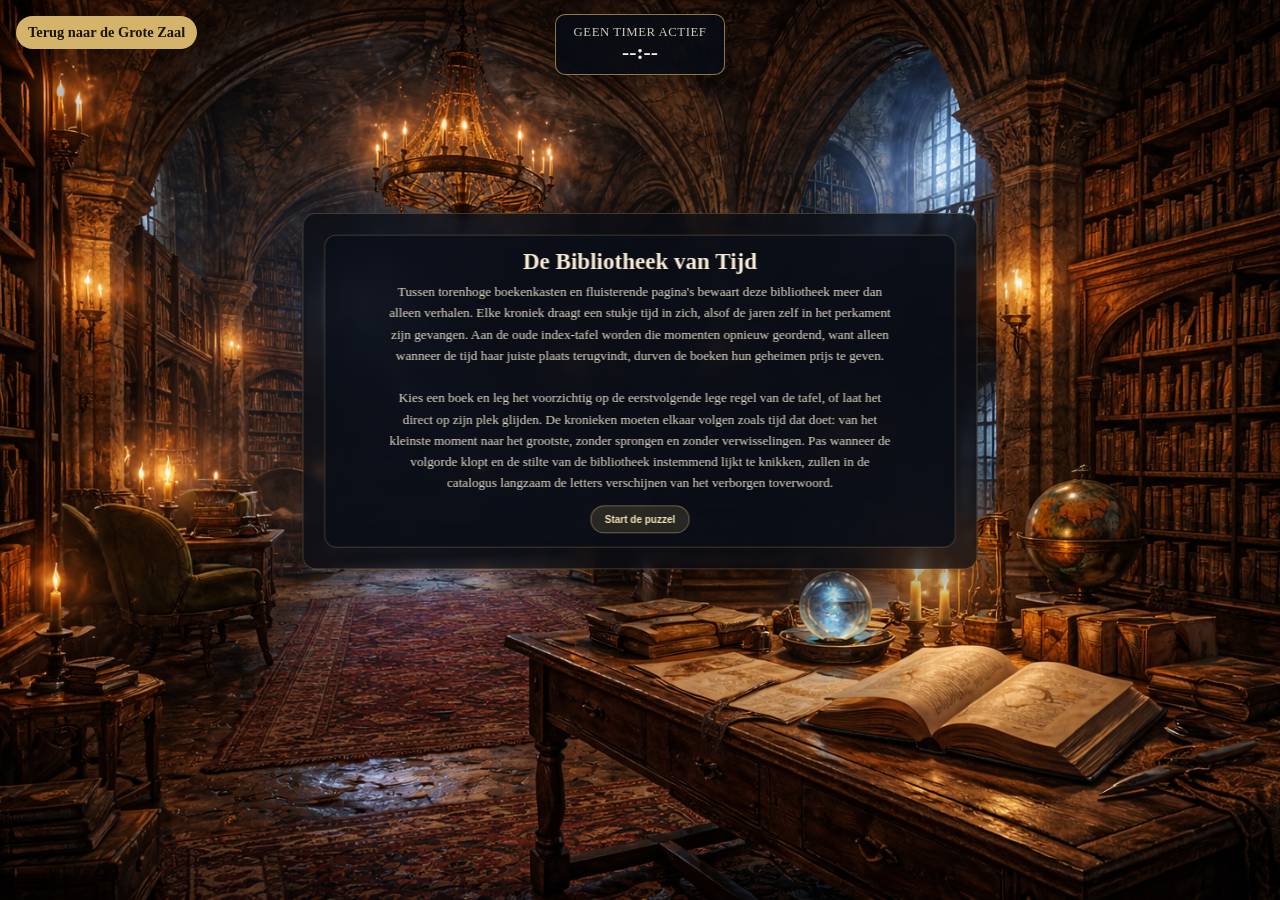
<file: room2.html>
<!--
PAGINA: Kamer 2 - Bibliotheek
DOEL: Sorteerpuzzel waarin boeken op tijdseenheid-volgorde geplaatst worden om het woord TEMPORA te onthullen.
ROL IN DE FLOW: Vanuit Grote Zaal; na oplossen terug naar hub met doorgegeven voortgang.
PUZZELREGELS (indien van toepassing): - Klik/drag boektitel vult eerste lege indexregel; - Validatie: exacte volgorde seconde..jaar; - Succes: result-overlay TEMPORA + opslag progress; - Falen: foutfeedback, hint na 3 missers, reset mogelijk.
EFFECTEN:
- Animaties: subtiele hover op kaarten en pulserende gouden glow rond resultaat.
- Geluid: geen.
- Visuele effecten: modal voor boektekst, groene oplossing-overlay met glow.
- Timers of dynamische veranderingen: dynamische slot/letters updates; globale timer-overlay via HPTimer.
GEBRUIKTE MEDIA:
- Afbeeldingen: assets/images/bibliotheek.png.
- Audio: geen.
- Video: geen.
- Externe assets: assets/style/timer.css, assets/style/timer.js, assets/style/progress.js, assets/style/room-nav.js.
BIJZONDERHEDEN:
- Afhankelijkheden: window.HPProgress en window.HPRoomNav.
- Globale state impact: schrijft hp_room_library_word en synchroniseert URL-param r2.
- Edge cases of technische aandachtspunten: klikken op gevulde indexregel leegt regel; dubbele boeken worden verplaatst.
-->
<!doctype html>
<html lang="nl">
<head>
  <meta charset="UTF-8" />
  <meta name="viewport" content="width=device-width, initial-scale=1.0" />
  <title>Bibliotheek van Tijd</title>
  <link rel="stylesheet" href="assets/style/timer.css" />
  <style>
    :root {
      --bg: #0b0f16;
      --panel: rgba(10, 15, 25, 0.82);
      --text: #eef2f7;
      --muted: #c7c1b1;
      --accent: #d4b36a;
      --danger: #ff9b9b;
      --success: #7ff0c6;
    }

    * {
      box-sizing: border-box;
    }

    body {
      margin: 0;
      min-height: 100vh;
      background-color: var(--bg);
      background-image: url("assets/images/bibliotheek.png");
      background-size: cover;
      background-position: center;
      background-repeat: no-repeat;
      color: var(--text);
      font-family: "Cormorant Garamond", "Times New Roman", serif;
      padding: 24px;
      position: relative;
      display: flex;
      justify-content: center;
      align-items: center;
    }

    .corner-link {
      position: absolute;
      top: 16px;
      left: 16px;
      z-index: 5;
      padding: 8px 12px;
      border-radius: 999px;
      border: 0;
      background: #d4b36a;
      color: #1a1306;
      font-weight: 700;
      text-decoration: none;
      font-size: 0.9rem;
      box-shadow: 0 8px 22px rgba(0, 0, 0, 0.35);
    }

    .corner-link:hover {
      filter: brightness(1.06);
    }
    .success-stack {
      display: flex;
      flex-direction: column;
      align-items: center;
    }
    .success-return {
      position: static;
      top: auto;
      left: auto;
      z-index: 5;
      display: inline-flex;
      align-items: center;
      justify-content: center;
      margin-top: 20px;
      padding: 8px 12px;
      border-radius: 999px;
      border: 0;
      background: #d4b36a;
      color: #1a1306;
      font-weight: 700;
      text-decoration: none;
      font-size: 0.9rem;
      line-height: 1.2;
      box-shadow: 0 8px 22px rgba(0, 0, 0, 0.35);
    }
    .puzzle-shell {
      position: relative;
      width: min(1200px, 95vw);
      margin: 0 auto;
      background: rgba(8, 12, 20, 0.78);
      border: 1px solid rgba(212, 179, 106, 0.35);
      border-radius: 18px;
      padding: clamp(18px, 3vw, 28px);
      backdrop-filter: blur(6px);
      box-shadow: 0 24px 80px rgba(0, 0, 0, 0.45);
      transform: scale(0.75);
      transform-origin: top center;
    }

    .puzzle-shell.intro-only {
      width: min(900px, 92vw);
    }

    .puzzle-shell.intro-only .puzzle-header {
      margin-bottom: 0;
      text-align: center;
    }

    .puzzle-shell.intro-only .puzzle-header p {
      max-width: 76ch;
      margin: 0 auto;
    }

    .puzzle-header {
      border: 1px solid rgba(212, 179, 106, 0.35);
      border-radius: 16px;
      background: var(--panel);
      padding: 18px;
      margin-bottom: 18px;
    }

    .puzzle-header h1 {
      margin: 0 0 8px;
      font-size: clamp(1.5rem, 2.4vw, 2.2rem);
      color: #f7ead2;
    }

    .puzzle-header p {
      margin: 0;
      line-height: 1.6;
      color: #e6ddc8;
      font-size: clamp(1.03rem, 1.38vw, 1.13rem);
    }

    .start-btn {
      margin-top: 16px;
      padding: 10px 18px;
      border-radius: 999px;
      border: 1px solid rgba(212, 179, 106, 0.6);
      background: rgba(212, 179, 106, 0.15);
      color: #f6e6b6;
      font-weight: 700;
      cursor: pointer;
      display: inline-flex;
      align-items: center;
      justify-content: center;
    }

    .start-btn:hover {
      background: rgba(212, 179, 106, 0.25);
    }

    .start-btn[hidden] {
      display: none !important;
    }

    .puzzle-grid {
      display: grid;
      grid-template-columns: minmax(240px, 1fr) minmax(320px, 1.25fr) minmax(240px, 0.9fr);
      gap: 18px;
      align-items: start;
    }

    .puzzle-grid.is-hidden {
      display: none;
    }

    .panel {
      border-radius: 16px;
      background: var(--panel);
      border: 1px solid rgba(255, 255, 255, 0.06);
      padding: 16px;
    }

    .panel h2 {
      margin: 0 0 12px;
      font-size: 1.2rem;
      color: #f4e8cc;
      letter-spacing: 0.02em;
    }

    .books {
      display: grid;
      gap: 10px;
    }

    .book-card {
      display: flex;
      align-items: center;
      justify-content: space-between;
      gap: 10px;
      padding: 10px 12px;
      border-radius: 12px;
      background: rgba(255, 255, 255, 0.04);
      border: 1px solid rgba(255, 255, 255, 0.08);
      cursor: pointer;
      transition: transform 0.2s ease, box-shadow 0.2s ease;
    }

    .book-card:hover,
    .book-card:focus-visible {
      transform: translateY(-2px);
      box-shadow: 0 0 14px rgba(212, 179, 106, 0.35);
    }

    .book-title {
      font-weight: 700;
      color: #f6e6b6;
    }

    .book-actions {
      display: flex;
      gap: 8px;
    }

    .action-btn {
      padding: 6px 10px;
      border-radius: 999px;
      border: 1px solid rgba(212, 179, 106, 0.4);
      background: rgba(212, 179, 106, 0.1);
      color: #f6e6b6;
      font-weight: 700;
      cursor: pointer;
    }

    .index-board {
      display: grid;
      gap: 10px;
    }

    .slot {
      display: grid;
      grid-template-columns: 48px 1fr 64px;
      align-items: center;
      gap: 10px;
      padding: 10px 12px;
      border-radius: 12px;
      border: 1px dashed rgba(212, 179, 106, 0.45);
      background: rgba(255, 255, 255, 0.03);
    }

    .slot button {
      border: 0;
      background: transparent;
      color: inherit;
      text-align: left;
      cursor: pointer;
      padding: 0;
      font-family: inherit;
    }

    .slot-label {
      font-weight: 700;
      color: #f6e6b6;
    }

    .slot-roman {
      justify-self: end;
      font-weight: 700;
      color: #d9d2bf;
    }

    .slot-empty {
      color: rgba(255, 255, 255, 0.4);
      font-style: italic;
    }

    .slot.filled {
      border-style: solid;
      background: rgba(255, 255, 255, 0.06);
    }

    .feedback {
      min-height: 88px;
      padding: 12px;
      border-radius: 12px;
      border: 1px solid rgba(255, 255, 255, 0.08);
      background: rgba(0, 0, 0, 0.35);
      margin-bottom: 12px;
    }

    .feedback.error {
      border-color: rgba(255, 155, 155, 0.5);
      color: #ffdede;
    }

    .feedback.success {
      border-color: rgba(127, 240, 198, 0.6);
      color: #dffdf0;
    }

    .hint-btn {
      display: none;
      padding: 8px 12px;
      border-radius: 999px;
      border: 1px solid rgba(212, 179, 106, 0.45);
      background: rgba(212, 179, 106, 0.12);
      color: #f6e6b6;
      cursor: pointer;
      font-weight: 700;
    }

    .hint-btn.is-visible {
      display: inline-flex;
    }

    .reset-btn {
      margin-top: 10px;
      padding: 8px 12px;
      border-radius: 999px;
      border: 1px solid rgba(212, 179, 106, 0.45);
      background: rgba(212, 179, 106, 0.12);
      color: #f6e6b6;
      cursor: pointer;
      font-weight: 700;
    }

    .reset-btn:hover {
      background: rgba(212, 179, 106, 0.2);
    }

    .catalog-line {
      margin-top: 12px;
      padding: 10px 12px;
      border-radius: 10px;
      border: 1px solid rgba(127, 240, 198, 0.4);
      background: rgba(20, 40, 30, 0.35);
      color: #cfeee0;
      display: none;
    }

    .catalog-line.is-visible {
      display: block;
    }

    .result-panel {
      position: fixed;
      inset: 0;
      display: none;
      align-items: center;
      justify-content: center;
      z-index: 20;
      padding: 24px;
      background: rgba(6, 10, 16, 0.72);
      text-align: center;
    }

    .result-panel.is-visible {
      display: flex;
    }

    .result-box {
      padding: 38px 48px;
      border-radius: 26px;
      border: 1px solid rgba(212, 179, 106, 0.75);
      background: rgba(20, 66, 42, 0.82);
      color: #f6e6b6;
      font-weight: 700;
      text-align: center;
      font-size: clamp(1.9rem, 3.4vw, 2.8rem);
      letter-spacing: 0.16em;
      animation: answer-pulse 2.6s ease-in-out infinite;
      transform-origin: center;
    }

    .reward-piece {
      display: block;
      width: min(150px, 32vw);
      margin: 16px auto 10px;
      object-fit: contain;
      filter: drop-shadow(0 12px 20px rgba(0, 0, 0, 0.35));
    }

    .reward-note {
      margin: 0;
      color: #e8f7ef;
      line-height: 1.5;
      font-size: clamp(0.95rem, 1.6vw, 1.08rem);
      text-align: center;
    }

    .magic-sparkle {
      position: fixed;
      inset: 0;
      pointer-events: none;
      z-index: 20;
      opacity: 0;
    }

    .magic-sparkle.is-active {
      opacity: 1;
    }

    .magic-star {
      position: absolute;
      left: 0;
      top: 0;
      line-height: 1;
      opacity: 0;
      transform: translate(-50%, -50%) scale(0.4) rotate(0deg);
      mix-blend-mode: screen;
      color: var(--star-color, #fff4b8);
      font-size: var(--star-size, 20px);
      text-shadow:
        0 0 6px rgba(255, 240, 180, 0.9),
        0 0 16px rgba(140, 220, 255, 0.5);
      animation: sparkle-star 3s ease-out forwards;
      animation-delay: var(--star-delay, 0ms);
    }

    @keyframes sparkle-star {
      0% {
        opacity: 0;
        transform: translate(-50%, -50%) scale(0.4) rotate(0deg);
      }
      18% {
        opacity: 0.95;
      }
      55% {
        opacity: 0.7;
      }
      100% {
        opacity: 0;
        transform: translate(calc(-50% + var(--star-drift-x, 0px)), calc(-50% + var(--star-drift-y, -22px))) scale(1.15) rotate(var(--star-rotate, 80deg));
      }
    }

    .letters {
      display: flex;
      flex-wrap: wrap;
      gap: 8px;
      margin-top: 10px;
      align-items: center;
    }

    .letter-pill {
      padding: 6px 10px;
      border-radius: 999px;
      border: 1px solid rgba(212, 179, 106, 0.4);
      background: rgba(255, 255, 255, 0.06);
      font-weight: 700;
      white-space: nowrap;
    }

    .letters-one-line {
      flex-wrap: nowrap;
      overflow-x: hidden;
    }

    .modal {
      position: fixed;
      inset: 0;
      background: rgba(6, 10, 16, 0.85);
      display: none;
      align-items: center;
      justify-content: center;
      padding: 24px;
      z-index: 10;
    }

    .modal.is-visible {
      display: flex;
    }

    .modal-card {
      max-width: min(560px, 95vw);
      background: rgba(12, 18, 28, 0.96);
      border-radius: 16px;
      border: 1px solid rgba(212, 179, 106, 0.45);
      padding: 20px;
      color: #f1e9d3;
      box-shadow: 0 14px 40px rgba(0, 0, 0, 0.55);
    }

    .modal-card h3 {
      margin: 0 0 8px;
    }

    .modal-card p {
      margin: 0 0 10px;
      color: #d7cfbf;
    }

    .modal-actions {
      display: flex;
      justify-content: flex-end;
      gap: 10px;
    }

    .modal-actions button {
      padding: 8px 12px;
      border-radius: 999px;
      border: 1px solid rgba(212, 179, 106, 0.45);
      background: rgba(212, 179, 106, 0.12);
      color: #f6e6b6;
      cursor: pointer;
      font-weight: 700;
    }

    @keyframes answer-pulse {
      0% {
        transform: scale(1);
        box-shadow: 0 0 24px rgba(212, 179, 106, 0.26), 0 0 48px rgba(212, 179, 106, 0.12), 0 0 0 rgba(212, 179, 106, 0);
      }
      50% {
        transform: scale(1.03);
        box-shadow: 0 0 56px rgba(212, 179, 106, 0.5), 0 0 96px rgba(212, 179, 106, 0.26), 0 0 144px rgba(212, 179, 106, 0.14);
      }
      100% {
        transform: scale(1);
        box-shadow: 0 0 24px rgba(212, 179, 106, 0.26), 0 0 48px rgba(212, 179, 106, 0.12), 0 0 0 rgba(212, 179, 106, 0);
      }
    }

    @media (max-width: 980px) {
      .puzzle-grid {
        grid-template-columns: 1fr;
      }

      .slot {
        grid-template-columns: 40px 1fr 60px;
      }
    }
  </style>
</head>
<body>
  <a class="corner-link great-hall-link" href="grotezaal.html">Terug naar de Grote Zaal</a>

  <div class="puzzle-shell intro-only" id="puzzleShell">
    <header class="puzzle-header">
      <h1>De Bibliotheek van Tijd</h1>
      <p>
        Tussen torenhoge boekenkasten en fluisterende pagina's bewaart deze bibliotheek meer dan alleen verhalen. Elke kroniek draagt een stukje tijd in zich, alsof de jaren zelf in het perkament zijn gevangen. Aan de oude index-tafel worden die momenten opnieuw geordend, want alleen wanneer de tijd haar juiste plaats terugvindt, durven de boeken hun geheimen prijs te geven.
        <br /><br />
        Kies een boek en leg het voorzichtig op de eerstvolgende lege regel van de tafel, of laat het direct op zijn plek glijden. De kronieken moeten elkaar volgen zoals tijd dat doet: van het kleinste moment naar het grootste, zonder sprongen en zonder verwisselingen. Pas wanneer de volgorde klopt en de stilte van de bibliotheek instemmend lijkt te knikken, zullen in de catalogus langzaam de letters verschijnen van het verborgen toverwoord.
      </p>
      <button class="start-btn" id="startPuzzle" type="button">Start de puzzel</button>
    </header>

    <div class="puzzle-grid is-hidden" id="puzzleGrid" hidden>
      <section class="panel" aria-label="Boekenlijst">
        <h2>Boeken</h2>
        <div class="books" id="bookList"></div>
      </section>

      <section class="panel" aria-label="Index-tafel">
        <h2>Index-Tafel (klein > groot)</h2>
        <div class="index-board" id="indexBoard"></div>
      </section>

      <section class="panel" aria-label="Feedback en resultaat">
        <h2>Feedback</h2>
        <div id="feedback" class="feedback">Kies een boek en plaats het op de juiste plek.</div>
        <button class="hint-btn" id="hintBtn" type="button" aria-label="Toon hint">Hint</button>
        <button class="reset-btn" id="resetBtn" type="button" aria-label="Reset puzzel">Reset puzzel</button>
        <div class="catalog-line" id="catalogLine">Catalogusregel: Neem de aangegeven letters uit de TITELS.</div>
        <div class="letters letters-one-line" id="letterLine"></div>
      </section>
    </div>
  </div>
  <div class="result-panel" id="resultPanel">
    <div class="success-stack"><div class="result-box">TEMPORA</div><img class="reward-piece" src="assets/images/room5_TEMPORUM.png" alt="Cilinder TEMPORA voor De Laatste Sloten" /><p class="reward-note">Deze cilinder hoort bij De Laatste Sloten.</p><a class="corner-link great-hall-link success-return" href="grotezaal.html">Terug naar de Grote Zaal</a></div>
  </div>

  <div class="modal" id="bookModal" role="dialog" aria-modal="true" aria-hidden="true">
    <div class="modal-card" role="document">
      <h3 id="modalTitle"></h3>
      <p id="modalText"></p>
      <div class="modal-actions">
        <button type="button" id="modalClose" aria-label="Sluit boek">Sluit</button>
      </div>
    </div>
  </div>
  <div class="magic-sparkle" id="magicSparkle" aria-hidden="true"></div>

  <audio id="soundSuccess" preload="auto">
    <source src="assets/sounds/succes.mp3" type="audio/mpeg" />
  </audio>

  <script src="assets/style/audio-fade.js"></script>
  <script src="assets/style/timer.js"></script>
  <script src="assets/style/progress.js"></script>
  <script src="assets/style/room-nav.js"></script>
  <script>
    const STORAGE_KEY = "hp_room_library_word";
    const ROOM2_PARAM = "r2";
    const greatHallLinks = [...document.querySelectorAll(".great-hall-link")];

    function syncGreatHallLink(extraValue = null) {
      greatHallLinks.forEach((link) => window.HPRoomNav.syncGreatHallLink(link, ROOM2_PARAM, extraValue));
    }

    function updateOwnUrlParam(value) {
      window.HPRoomNav.updateOwnUrlParam(ROOM2_PARAM, value);
    }

    function setProgress(key, value) {
      window.HPProgress.set(key, value);
      if (key === STORAGE_KEY) {
        updateOwnUrlParam(value);
        syncGreatHallLink(value);
      }
    }
    syncGreatHallLink();

    const ORDER = ["seconde", "minuut", "uur", "dag", "week", "maand", "jaar"];
    const ROMANS = ["I", "II", "III", "IV", "V", "VI", "VII"];
    const books = [
      {
        id: "seconde",
        title: "Tovenaarskroniek",
        timeUnit: "seconde",
        text: "Een oogwenk duurt lang genoeg voor een vonk. Het is het knisperen tussen twee ademhalingen. De kleinste tik in de stilte.",
      },
      {
        id: "minuut",
        title: "Eerbiedige Codex",
        timeUnit: "minuut",
        text: "Zestig tikken rollen samen tot een korte span. In die tijd valt er net genoeg kaarsvet om een spoor te tekenen. De klok tikt zacht maar onverbiddelijk.",
      },
      {
        id: "uur",
        title: "Magische Memoires",
        timeUnit: "uur",
        text: "Een klokslag-cyclus scharniert de nacht. De torenklok slaat één keer, dan nog één. In die span verandert de schaduw van de kasten.",
      },
      {
        id: "dag",
        title: "Professorenkroniek",
        timeUnit: "dag",
        text: "Een volledige lichtcyclus sluit een ronde af: ochtend, middag, avond. Zo'n ronde brengt het stof terug op de planken. De zon verdwijnt achter de ramen.",
      },
      {
        id: "week",
        title: "Occulte Archieven",
        timeUnit: "week",
        text: "Zeven lichtcycli vormen een vaste schoolmaat, een kleine reis door de school. In die maat keert hetzelfde ritme terug. Zelfs spreuken rusten uit.",
      },
      {
        id: "maand",
        title: "Runenrol",
        timeUnit: "maand",
        text: "Een maancyclus volgt de maan. In zo'n cyclus schuiven de sterren net genoeg om een nieuw patroon te tonen. De kalender fluistert.",
      },
      {
        id: "jaar",
        title: "Archief van het Kasteel",
        timeUnit: "jaar",
        text: "Een volledige seizoenskring sluit zich. Het kasteel ademt winter, lente, zomer, herfst. Zo'n kring houdt de herinneringen vast.",
      },
      
    ];

    const booksById = Object.fromEntries(books.map((book) => [book.id, book]));
    const bookList = document.getElementById("bookList");
    const indexBoard = document.getElementById("indexBoard");
    const feedback = document.getElementById("feedback");
    const startPuzzle = document.getElementById("startPuzzle");
    const puzzleGrid = document.getElementById("puzzleGrid");
    const puzzleShell = document.getElementById("puzzleShell");
    const hintBtn = document.getElementById("hintBtn");
    const resetBtn = document.getElementById("resetBtn");
    const catalogLine = document.getElementById("catalogLine");
    const letterLine = document.getElementById("letterLine");
    const resultPanel = document.getElementById("resultPanel");
    const modal = document.getElementById("bookModal");
    const modalTitle = document.getElementById("modalTitle");
    const modalText = document.getElementById("modalText");
    const modalClose = document.getElementById("modalClose");
    const magicSparkle = document.getElementById("magicSparkle");
    const soundSuccess = document.getElementById("soundSuccess");
    const STAR_GLYPHS = ["✦", "✧", "★"];
    const STAR_COLORS = ["#fff7c7", "#dff7ff", "#f6e2aa", "#d0ffe8"];
    let placements = Array(ORDER.length).fill(null);
    let failCount = 0;
    let sparkleTimer = null;

    function playSound(audioEl) {
      if (!audioEl) {
        return;
      }
      window.CinematicAudio.play(audioEl, { fadeInMs: 420, fadeOutMs: 680, endFadeMs: 760 });
    }

    function playMagicSparkle() {
      if (!magicSparkle) {
        return;
      }
      magicSparkle.innerHTML = "";
      for (let i = 0; i < 54; i += 1) {
        const star = document.createElement("span");
        star.className = "magic-star";
        star.textContent = STAR_GLYPHS[Math.floor(Math.random() * STAR_GLYPHS.length)];
        star.style.left = `${Math.random() * 100}%`;
        star.style.top = `${Math.random() * 100}%`;
        star.style.setProperty("--star-size", `${8 + Math.random() * 92}px`);
        star.style.setProperty("--star-delay", `${Math.random() * 560}ms`);
        star.style.setProperty("--star-drift-x", `${-20 + Math.random() * 40}px`);
        star.style.setProperty("--star-drift-y", `${-42 + Math.random() * 22}px`);
        star.style.setProperty("--star-rotate", `${-140 + Math.random() * 280}deg`);
        star.style.setProperty("--star-color", STAR_COLORS[Math.floor(Math.random() * STAR_COLORS.length)]);
        magicSparkle.appendChild(star);
      }
      magicSparkle.classList.remove("is-active");
      void magicSparkle.offsetWidth;
      magicSparkle.classList.add("is-active");
      if (sparkleTimer) {
        clearTimeout(sparkleTimer);
      }
      sparkleTimer = setTimeout(() => {
        magicSparkle.classList.remove("is-active");
        magicSparkle.innerHTML = "";
      }, 3200);
    }

    window.CinematicAudio.register(soundSuccess, {
      volume: 0.9,
      fadeInMs: 420,
      fadeOutMs: 680,
      endFadeMs: 760,
    });
    soundSuccess.load();
    document.addEventListener("pointerdown", () => {
      window.CinematicAudio.prime(soundSuccess);
    }, { once: true });
    document.addEventListener("keydown", () => {
      window.CinematicAudio.prime(soundSuccess);
    }, { once: true });

    function shuffle(list) {
      const result = [...list];
      for (let i = result.length - 1; i > 0; i -= 1) {
        const j = Math.floor(Math.random() * (i + 1));
        [result[i], result[j]] = [result[j], result[i]];
      }
      return result;
    }

    function buildBooks() {
      bookList.innerHTML = "";
      const shuffled = shuffle(books);
      shuffled.forEach((book) => {
        const card = document.createElement("div");
        card.className = "book-card";
        card.tabIndex = 0;
        card.setAttribute("role", "button");
        card.setAttribute("aria-label", `Open boek ${book.title}`);
        card.draggable = true;
        card.dataset.bookId = book.id;

        const title = document.createElement("div");
        title.innerHTML = `<div class="book-title">${book.title}</div>`;

        const actions = document.createElement("div");
        actions.className = "book-actions";

        const openBtn = document.createElement("button");
        openBtn.className = "action-btn";
        openBtn.type = "button";
        openBtn.textContent = "Lees";
        openBtn.setAttribute("aria-label", `Lees ${book.title}`);

        actions.appendChild(openBtn);

        card.appendChild(title);
        card.appendChild(actions);

        card.addEventListener("click", (event) => {
          if (event.target === openBtn) {
            openModal(book);
            return;
          }
          placeBookInFirstEmptySlot(book.id);
        });

        card.addEventListener("keydown", (event) => {
          if (event.key === "Enter" || event.key === " ") {
            event.preventDefault();
            placeBookInFirstEmptySlot(book.id);
          }
        });

        card.addEventListener("dragstart", (event) => {
          event.dataTransfer.setData("text/plain", book.id);
        });

        bookList.appendChild(card);
      });
    }

    function buildSlots() {
      indexBoard.innerHTML = "";
      ORDER.forEach((unit, index) => {
        const slot = document.createElement("div");
        slot.className = "slot";
        slot.dataset.slotIndex = index;

        const label = document.createElement("div");
        label.className = "slot-label";
        label.textContent = unit;

        const button = document.createElement("button");
        button.type = "button";
        button.className = "slot-button";
        button.setAttribute("aria-label", `${unit} slot`);

        button.innerHTML = "<span class=\"slot-empty\">Leeg</span>";

        const roman = document.createElement("div");
        roman.className = "slot-roman";
        roman.textContent = ROMANS[index];

        slot.appendChild(label);
        slot.appendChild(button);
        slot.appendChild(roman);


        slot.addEventListener("dragover", (event) => {
          event.preventDefault();
        });

        slot.addEventListener("drop", (event) => {
          event.preventDefault();
          const bookId = event.dataTransfer.getData("text/plain");
          if (!bookId) {
            return;
          }
          placeBook(index, bookId);
        });

        slot.addEventListener("click", () => {
          if (!placements[index]) {
            return;
          }
          placements[index] = null;
          updateSlot(index);
          validateOrder();
        });

        indexBoard.appendChild(slot);
      });
    }

    function placeBookInFirstEmptySlot(bookId) {
      const firstEmptyIndex = placements.findIndex((slot) => !slot);
      if (firstEmptyIndex === -1) {
        feedback.classList.add("error");
        feedback.classList.remove("success");
        feedback.textContent = "De index-tafel is al vol. Reset de puzzel om opnieuw te beginnen.";
        return;
      }
      placeBook(firstEmptyIndex, bookId);
    }

    function placeBook(slotIndex, bookId) {
      if (placements.includes(bookId)) {
        const previousIndex = placements.indexOf(bookId);
        placements[previousIndex] = null;
        updateSlot(previousIndex);
      }

      placements[slotIndex] = bookId;
      updateSlot(slotIndex);
      validateOrder();
    }

    function updateSlot(slotIndex) {
      const slot = indexBoard.children[slotIndex];
      const button = slot.querySelector(".slot-button");
      const bookId = placements[slotIndex];

      if (!bookId) {
        slot.classList.remove("filled");
        button.innerHTML = "<span class=\"slot-empty\">Leeg</span>";
        return;
      }

      const book = booksById[bookId];
      slot.classList.add("filled");
      button.textContent = book.title;
      button.setAttribute("aria-label", `${book.title} geplaatst bij ${ORDER[slotIndex]}`);
    }

    function openModal(book) {
      modalTitle.textContent = book.title;
      modalText.textContent = book.text;
      modal.classList.add("is-visible");
      modal.setAttribute("aria-hidden", "false");
      modalClose.focus();
    }

    function closeModal() {
      modal.classList.remove("is-visible");
      modal.setAttribute("aria-hidden", "true");
    }

    function updateLetters() {
      letterLine.innerHTML = "";
      let collected = "";
      placements.forEach((bookId, index) => {
        const book = booksById[bookId];
        if (!book) {
          return;
        }
        const cleanTitle = book.title.replace(/\s+/g, "");
        const letter = cleanTitle[0] ? cleanTitle[0].toUpperCase() : "";
        if (letter) {
          collected += letter;
        }
        const pill = document.createElement("span");
        pill.className = "letter-pill";
        pill.textContent = letter || "-";
        letterLine.appendChild(pill);
      });
      return collected;
    }

    function isOrderCorrect() {
      return placements.every((bookId, index) => bookId === ORDER[index]);
    }

    function validateOrder() {
      if (placements.some((slot) => !slot)) {
        feedback.classList.remove("error", "success");
        feedback.textContent = "Plaats alle boeken in de index-tafel.";
        return;
      }

      const isCorrect = isOrderCorrect();

      if (!isCorrect) {
        failCount += 1;
        feedback.classList.add("error");
        feedback.classList.remove("success");
        feedback.textContent = "De index schuurt nog niet juist.";
        if (failCount >= 3) {
          hintBtn.classList.add("is-visible");
        }
        return;
      }

      feedback.classList.remove("error");
      feedback.classList.add("success");
      feedback.textContent = "De index klikt vast. De catalogusregel verschijnt.";
      catalogLine.classList.add("is-visible");
      const collected = updateLetters();

      if (collected.includes("TEMPORA")) {
        playMagicSparkle();
        resultPanel.classList.add("is-visible");
        setProgress(STORAGE_KEY, "TEMPORA");
        playSound(soundSuccess);
      }
    }

    function revealPuzzle() {
      puzzleGrid.classList.remove("is-hidden");
      puzzleGrid.hidden = false;
      puzzleShell.classList.remove("intro-only");
      startPuzzle.hidden = true;
      startPuzzle.style.display = "none";
    }

    function resetPuzzle(message = "Klik op een boek om het in de eerstvolgende lege regel te plaatsen.") {
      placements = Array(ORDER.length).fill(null);
      failCount = 0;
      buildBooks();
      buildSlots();
      feedback.classList.remove("error", "success");
      feedback.textContent = message;
      hintBtn.classList.remove("is-visible");
      catalogLine.classList.remove("is-visible");
      letterLine.innerHTML = "";
      resultPanel.classList.remove("is-visible");
      closeModal();
    }

    hintBtn.addEventListener("click", () => {
      feedback.textContent = "Hint: Denk aan seconde ? minuut ? uur ? dag ? week ? maand ? jaar.";
      feedback.classList.remove("error");
    });

    resetBtn.addEventListener("click", () => {
      resetPuzzle();
    });

    startPuzzle.addEventListener("click", () => {
      revealPuzzle();
    });

    modal.addEventListener("click", (event) => {
      if (event.target === modal) {
        closeModal();
      }
    });

    modalClose.addEventListener("click", closeModal);
    document.addEventListener("keydown", (event) => {
      if (event.key === "Escape") {
        closeModal();
      }
    });

    resetPuzzle();
  </script>
</body>
</html>
</file>
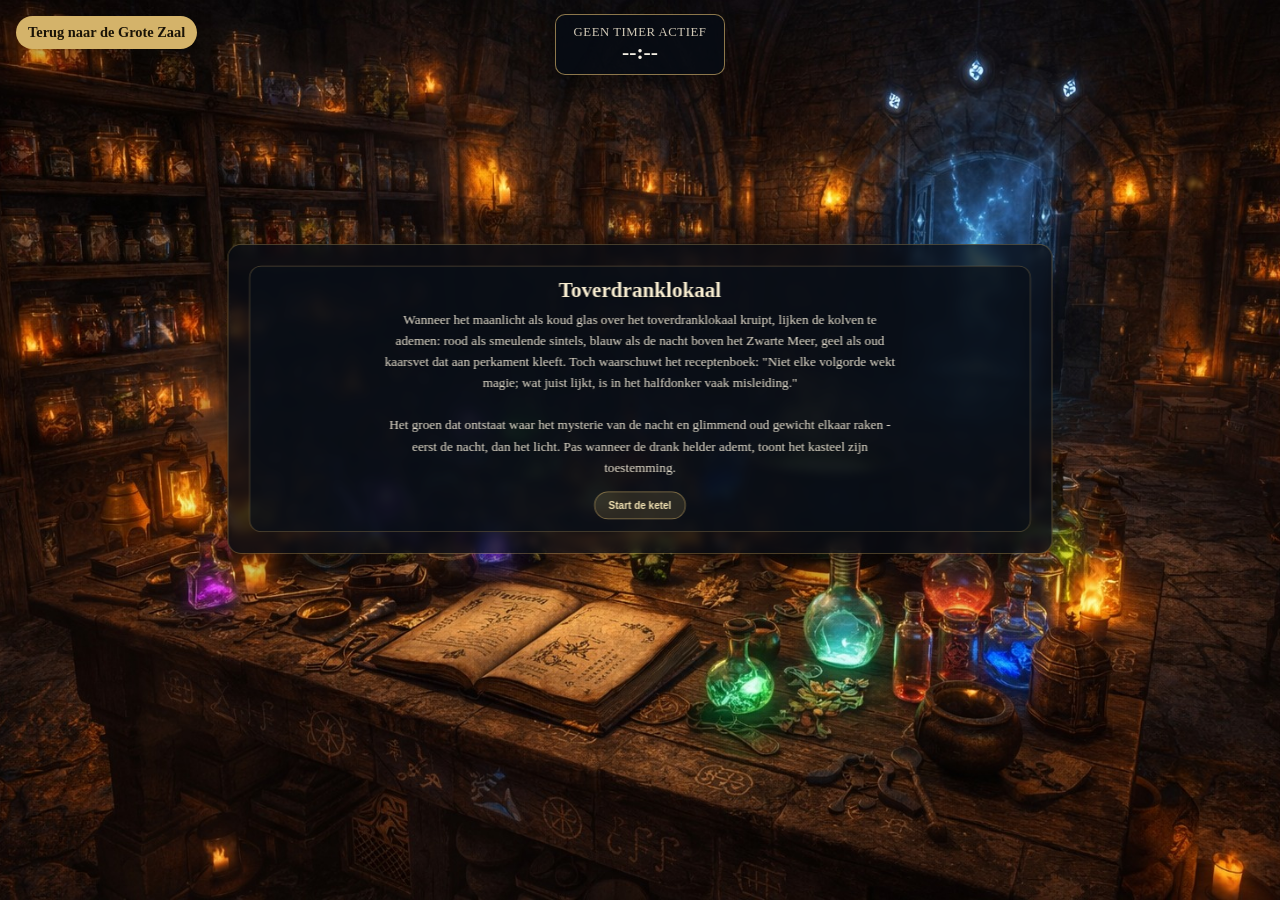
<file: room3.html>
<!--
PAGINA: Kamer 3 - Toverdranklokaal
DOEL: Volgorde-puzzel met ingredienten die bij juiste mix het woord CONFRINGO vrijgeeft.
ROL IN DE FLOW: Vanuit Grote Zaal; na oplossen terug met voortgang naar hub.
PUZZELREGELS (indien van toepassing): - Maximaal 3 ingredienten; - Validatie: juiste volgorde blauw->geel->helder en helder pas als laatste; - Succes: emerald staat + result-overlay CONFRINGO + opslag progress; - Falen: fail-sequence met reset van ketel.
EFFECTEN:
- Animaties: ripple/bubbles, shake/dim/smoke bij fout, pulserende resultaatglow.
- Geluid: mix.mp3 bij toevoegen, faal.mp3 bij fout, succes.mp3 bij juiste oplossing.
- Visuele effecten: kleur- en gloedwissels van vloeistof en ketel.
- Timers of dynamische veranderingen: sequentie-UI en vloeistofstatus per stap; globale timer-overlay via HPTimer.
GEBRUIKTE MEDIA:
- Afbeeldingen: assets/images/toverdranklokaal.jpeg.
- Audio: assets/sounds/mix.mp3, assets/sounds/faal.mp3, assets/sounds/succes.mp3.
- Video: geen.
- Externe assets: assets/style/timer.css, assets/style/timer.js, assets/style/progress.js, assets/style/room-nav.js.
BIJZONDERHEDEN:
- Afhankelijkheden: window.HPProgress en window.HPRoomNav.
- Globale state impact: schrijft hp_room_potion_word en synchroniseert URL-param r3.
- Edge cases of technische aandachtspunten: meerdere expliciete faalsequenties behandelen misleidende mixcombinaties.
-->
<!doctype html>
<html lang="nl">
<head>
  <meta charset="UTF-8" />
  <meta name="viewport" content="width=device-width, initial-scale=1.0" />
  <title>Toverdranklokaal</title>
  <link rel="stylesheet" href="assets/style/timer.css" />
  <style>
    :root {
      --gold: #d4b36a;
      --deep-blue: #0c1324;
      --ink: #0a0e16;
      --mist: rgba(255, 255, 255, 0.12);
      --glow: rgba(105, 255, 204, 0.55);
      --danger: rgba(255, 120, 120, 0.6);
    }

    * {
      box-sizing: border-box;
    }

    body {
      margin: 0;
      min-height: 100vh;
      background-color: #0b0f16;
      background-image: url("assets/images/toverdranklokaal.jpeg");
      background-size: cover;
      background-position: center;
      background-repeat: no-repeat;
      color: #eef2f7;
      font-family: "Cormorant Garamond", "Times New Roman", serif;
      display: flex;
      justify-content: center;
      align-items: center;
      padding: 24px;
    }

    .puzzle-shell {
      width: min(1100px, 95vw);
      background: rgba(8, 12, 20, 0.78);
      border: 1px solid rgba(212, 179, 106, 0.4);
      border-radius: 18px;
      padding: clamp(18px, 3vw, 28px);
      backdrop-filter: blur(6px);
      box-shadow: 0 24px 80px rgba(0, 0, 0, 0.45);
      position: relative;
      overflow: hidden;
      transform: scale(0.75);
      transform-origin: top center;
    }

    .puzzle-shell.intro-only .narrative {
      text-align: center;
    }

    .puzzle-shell.intro-only .narrative p {
      max-width: 78ch;
      margin: 0 auto;
    }

    .puzzle-shell.intro-only .narrative .start-btn {
      margin-left: auto;
      margin-right: auto;
    }

    .puzzle-grid {
      display: grid;
      grid-template-columns: minmax(240px, 1fr) minmax(280px, 1.2fr) minmax(220px, 0.8fr);
      gap: 18px;
      align-items: stretch;
    }

    .panel {
      border-radius: 16px;
      background: rgba(10, 15, 25, 0.75);
      border: 1px solid rgba(255, 255, 255, 0.06);
      padding: 16px;
    }

    .narrative {
      grid-column: 1 / -1;
      position: relative;
      border: 1px solid rgba(212, 179, 106, 0.35);
    }

    .narrative h1 {
      margin: 0 0 8px;
      font-size: clamp(1.4rem, 2.2vw, 2rem);
      color: #f8edd0;
    }

    .narrative p {
      margin: 0;
      line-height: 1.6;
      font-size: clamp(1.03rem, 1.38vw, 1.13rem);
      color: #e8e1cf;
    }

    .ingredient-panel h2,
    .cauldron-panel h2,
    .feedback-panel h2 {
      margin: 0 0 12px;
      font-size: 1.2rem;
      color: #f4e8cc;
      letter-spacing: 0.02em;
    }

    .puzzle-hidden {
      display: none !important;
    }

    .narrative .reset-btn {
      margin-top: 16px;
      display: inline-flex;
      align-items: center;
      justify-content: center;
    }

    .start-btn {
      margin-top: 18px;
      padding: 10px 18px;
      border-radius: 999px;
      border: 1px solid rgba(212, 179, 106, 0.6);
      background: rgba(212, 179, 106, 0.15);
      color: #f6e6b6;
      font-weight: 700;
      cursor: pointer;
      display: block;
      margin-left: auto;
      margin-right: auto;
    }

    .start-btn:hover {
      background: rgba(212, 179, 106, 0.25);
    }

    .start-btn[hidden] {
      display: none !important;
    }

    .corner-link {
      position: absolute;
      top: 16px;
      left: 16px;
      z-index: 5;
      padding: 8px 12px;
      border-radius: 999px;
      border: 0;
      background: #d4b36a;
      color: #1a1306;
      font-weight: 700;
      text-decoration: none;
      font-size: 0.9rem;
      box-shadow: 0 8px 22px rgba(0, 0, 0, 0.35);
    }

    .corner-link:hover {
      filter: brightness(1.06);
    }
    .success-stack {
      display: flex;
      flex-direction: column;
      align-items: center;
    }
    .success-return {
      position: static;
      top: auto;
      left: auto;
      z-index: 5;
      display: inline-flex;
      align-items: center;
      justify-content: center;
      margin-top: 20px;
      padding: 8px 12px;
      border-radius: 999px;
      border: 0;
      background: #d4b36a;
      color: #1a1306;
      font-weight: 700;
      text-decoration: none;
      font-size: 0.9rem;
      line-height: 1.2;
      box-shadow: 0 8px 22px rgba(0, 0, 0, 0.35);
    }
    .ingredients {
      display: grid;
      gap: 10px;
    }

    .ingredient {
      display: flex;
      align-items: center;
      gap: 10px;
      padding: 10px 12px;
      border-radius: 12px;
      background: rgba(255, 255, 255, 0.04);
      border: 1px solid rgba(255, 255, 255, 0.08);
      color: #f2ead7;
      cursor: pointer;
      transition: transform 0.2s ease, box-shadow 0.2s ease;
    }

    .ingredient:hover,
    .ingredient:focus-visible {
      transform: translateY(-2px);
      box-shadow: 0 0 14px rgba(212, 179, 106, 0.35);
    }

    .ingredient-swatch {
      width: 18px;
      height: 18px;
      border-radius: 50%;
      border: 1px solid rgba(255, 255, 255, 0.2);
      box-shadow: 0 0 6px rgba(0, 0, 0, 0.4) inset;
    }

    .ingredient-info {
      display: flex;
      flex-direction: column;
      align-items: flex-start;
    }

    .ingredient-name {
      color: #f6efdd;
      font-weight: 700;
      text-align: left;
    }

    .ingredient-sub {
      font-size: 0.85rem;
      color: #ddd4bf;
      text-align: left;
    }

    .cauldron-panel {
      position: relative;
      display: flex;
      flex-direction: column;
      gap: 12px;
      align-items: center;
      justify-content: center;
    }

    .cauldron-wrap {
      position: relative;
      width: min(320px, 80vw);
      aspect-ratio: 1 / 1.1;
    }

    .cauldron {
      position: absolute;
      inset: 0;
      background: radial-gradient(circle at 50% 70%, #141925 20%, #0a0c12 68%, #04060a 100%);
      border-radius: 45% 45% 40% 40%;
      border: 2px solid rgba(255, 255, 255, 0.05);
      box-shadow: 0 30px 50px rgba(0, 0, 0, 0.6);
    }

    .liquid {
      position: absolute;
      left: 15%;
      right: 15%;
      bottom: 22%;
      height: 32%;
      border-radius: 50% 50% 40% 40%;
      background: rgba(30, 40, 60, 0.65);
      box-shadow: 0 0 18px rgba(120, 160, 220, 0.2), inset 0 0 12px rgba(0, 0, 0, 0.6);
      transition: background 0.4s ease, box-shadow 0.4s ease;
      overflow: hidden;
    }

    .liquid::after {
      content: "";
      position: absolute;
      inset: -20% 0 0 0;
      background: radial-gradient(circle at 50% 0, rgba(255, 255, 255, 0.15), transparent 60%);
      animation: ripple 3s ease-in-out infinite;
    }

    .bubbles {
      position: absolute;
      inset: 0;
      pointer-events: none;
    }

    .bubbles span {
      position: absolute;
      width: 10px;
      height: 10px;
      border-radius: 50%;
      background: rgba(255, 255, 255, 0.25);
      animation: bubble 3s ease-in-out infinite;
    }

    .bubbles span:nth-child(1) { left: 20%; bottom: 10%; animation-delay: 0s; }
    .bubbles span:nth-child(2) { left: 50%; bottom: 12%; animation-delay: 0.8s; }
    .bubbles span:nth-child(3) { left: 70%; bottom: 8%; animation-delay: 1.6s; }

    .cauldron-rim {
      position: absolute;
      left: 8%;
      right: 8%;
      top: 32%;
      height: 12%;
      border-radius: 50%;
      background: radial-gradient(circle at 50% 50%, rgba(255, 255, 255, 0.08), rgba(0, 0, 0, 0.7));
      border: 1px solid rgba(255, 255, 255, 0.06);
    }

    .cauldron-glow {
      position: absolute;
      inset: 0;
      border-radius: 50% 50% 40% 40%;
      opacity: 0;
      transition: opacity 0.4s ease;
      box-shadow: 0 0 35px var(--glow);
    }

    .sequence {
      display: flex;
      gap: 8px;
      flex-wrap: wrap;
      justify-content: center;
      min-height: 32px;
    }

    .sequence-pill {
      padding: 4px 10px;
      border-radius: 999px;
      background: rgba(255, 255, 255, 0.08);
      border: 1px solid rgba(255, 255, 255, 0.1);
      font-size: 0.85rem;
    }

    .feedback-panel {
      display: flex;
      flex-direction: column;
      gap: 12px;
    }

    .feedback-area {
      min-height: 90px;
      padding: 12px;
      border-radius: 12px;
      background: rgba(0, 0, 0, 0.35);
      border: 1px solid rgba(255, 255, 255, 0.08);
      font-size: 0.95rem;
    }

    .reset-btn {
      padding: 10px 14px;
      border-radius: 999px;
      border: 0;
      background: rgba(212, 179, 106, 0.1);
      color: #f6e6b6;
      font-weight: 700;
      cursor: pointer;
      text-align: center;
    }

    .reset-btn:hover {
      background: rgba(212, 179, 106, 0.2);
    }

    .result-overlay {
      position: fixed;
      inset: 0;
      background: rgba(5, 10, 16, 0.75);
      display: none;
      align-items: center;
      justify-content: center;
      z-index: 20;
      padding: 24px;
      text-align: center;
    }

    .result-overlay.is-visible {
      display: flex;
    }

    .result-box {
      padding: 38px 48px;
      border-radius: 26px;
      border: 1px solid rgba(212, 179, 106, 0.6);
      background: rgba(20, 66, 42, 0.82);
      color: #f8edd0;
      font-size: clamp(1.9rem, 3.4vw, 2.8rem);
      font-weight: 700;
      letter-spacing: 0.16em;
      animation: answer-pulse 2.6s ease-in-out infinite;
      transform-origin: center;
    }

    .reward-piece {
      display: block;
      width: min(150px, 32vw);
      margin: 16px auto 10px;
      object-fit: contain;
      filter: drop-shadow(0 12px 20px rgba(0, 0, 0, 0.35));
    }

    .reward-note {
      margin: 0;
      color: #e8f7ef;
      line-height: 1.5;
      font-size: clamp(0.95rem, 1.6vw, 1.08rem);
      text-align: center;
    }

    .magic-sparkle {
      position: fixed;
      inset: 0;
      pointer-events: none;
      z-index: 20;
      opacity: 0;
    }

    .magic-sparkle.is-active {
      opacity: 1;
    }

    .magic-star {
      position: absolute;
      left: 0;
      top: 0;
      line-height: 1;
      opacity: 0;
      transform: translate(-50%, -50%) scale(0.4) rotate(0deg);
      mix-blend-mode: screen;
      color: var(--star-color, #fff4b8);
      font-size: var(--star-size, 20px);
      text-shadow:
        0 0 6px rgba(255, 240, 180, 0.9),
        0 0 16px rgba(140, 220, 255, 0.5);
      animation: sparkle-star 3s ease-out forwards;
      animation-delay: var(--star-delay, 0ms);
    }

    @keyframes sparkle-star {
      0% {
        opacity: 0;
        transform: translate(-50%, -50%) scale(0.4) rotate(0deg);
      }
      18% {
        opacity: 0.95;
      }
      55% {
        opacity: 0.7;
      }
      100% {
        opacity: 0;
        transform: translate(calc(-50% + var(--star-drift-x, 0px)), calc(-50% + var(--star-drift-y, -22px))) scale(1.15) rotate(var(--star-rotate, 80deg));
      }
    }

    .shake {
      animation: shake 0.5s ease;
    }

    .dim {
      animation: dim 0.8s ease;
    }

    .smoke {
      position: absolute;
      inset: 0;
      background: radial-gradient(circle at 50% 50%, rgba(190, 190, 190, 0.3), transparent 60%);
      opacity: 0;
      pointer-events: none;
      animation: smoke 1s ease;
    }

    @keyframes ripple {
      0% { transform: translateY(0); opacity: 0.6; }
      50% { transform: translateY(6px); opacity: 0.9; }
      100% { transform: translateY(0); opacity: 0.6; }
    }

    @keyframes bubble {
      0% { transform: translateY(0); opacity: 0.3; }
      50% { transform: translateY(-12px); opacity: 0.7; }
      100% { transform: translateY(0); opacity: 0.3; }
    }

    @keyframes shake {
      0% { transform: translateX(0); }
      25% { transform: translateX(-6px); }
      50% { transform: translateX(6px); }
      75% { transform: translateX(-4px); }
      100% { transform: translateX(0); }
    }

    @keyframes dim {
      0% { filter: brightness(1); }
      50% { filter: brightness(0.6); }
      100% { filter: brightness(1); }
    }

    @keyframes smoke {
      0% { opacity: 0; }
      40% { opacity: 0.65; }
      100% { opacity: 0; }
    }

    @keyframes answer-pulse {
      0% {
        transform: scale(1);
        box-shadow: 0 0 28px rgba(212, 179, 106, 0.24), 0 0 52px rgba(212, 179, 106, 0.12), 0 0 0 rgba(212, 179, 106, 0);
      }
      50% {
        transform: scale(1.03);
        box-shadow: 0 0 60px rgba(212, 179, 106, 0.5), 0 0 104px rgba(212, 179, 106, 0.28), 0 0 156px rgba(212, 179, 106, 0.14);
      }
      100% {
        transform: scale(1);
        box-shadow: 0 0 28px rgba(212, 179, 106, 0.24), 0 0 52px rgba(212, 179, 106, 0.12), 0 0 0 rgba(212, 179, 106, 0);
      }
    }

    @media (max-width: 900px) {
      .puzzle-grid {
        grid-template-columns: 1fr;
      }

      .cauldron-panel {
        order: 2;
      }

      .feedback-panel {
        order: 3;
      }

      .ingredient-panel {
        order: 1;
      }
    }
  </style>
</head>
<body>
  <a class="corner-link great-hall-link" href="grotezaal.html">Terug naar de Grote Zaal</a>
  <div class="puzzle-shell intro-only" id="puzzleShell">
    <div class="puzzle-grid">
      <section class="panel narrative" id="narrativeSection">
        <h1>Toverdranklokaal</h1>
        <p>Wanneer het maanlicht als koud glas over het toverdranklokaal kruipt, lijken de kolven te ademen: rood als smeulende sintels, blauw als de nacht boven het Zwarte Meer, geel als oud kaarsvet dat aan perkament kleeft. Toch waarschuwt het receptenboek: "Niet elke volgorde wekt magie; wat juist lijkt, is in het halfdonker vaak misleiding."
<br /><br />
Het groen dat ontstaat waar het mysterie van de nacht en glimmend oud gewicht elkaar raken -eerst de nacht, dan het licht. Pas wanneer de drank helder ademt, toont het kasteel zijn toestemming.
 </p>
        <button class="start-btn" id="startPuzzle" type="button">Start de ketel</button>
      </section>

      <section class="panel ingredient-panel puzzle-hidden" id="ingredientPanel" hidden>
        <h2>Ingredienten</h2>
        <div class="ingredients" role="list">
          <button class="ingredient" data-ingredient="blauw" type="button" role="listitem">
            <span class="ingredient-swatch" style="background:#335dff"></span>
            <span class="ingredient-info">
              <span class="ingredient-name">Blauw</span>
              <span class="ingredient-sub">Maaninkt</span>
            </span>
          </button>
          <button class="ingredient" data-ingredient="rood" type="button" role="listitem">
            <span class="ingredient-swatch" style="background:#c23b3b"></span>
            <span class="ingredient-info">
              <span class="ingredient-name">Rood</span>
              <span class="ingredient-sub">Sinteltinctuur</span>
            </span>
          </button>
          <button class="ingredient" data-ingredient="paars" type="button" role="listitem">
            <span class="ingredient-swatch" style="background:#6e3fa8"></span>
            <span class="ingredient-info">
              <span class="ingredient-name">Paars</span>
              <span class="ingredient-sub">Violetas</span>
            </span>
          </button>
          <button class="ingredient" data-ingredient="geel" type="button" role="listitem">
            <span class="ingredient-swatch" style="background:#f0c14b"></span>
            <span class="ingredient-info">
              <span class="ingredient-name">Geel</span>
              <span class="ingredient-sub">Oudgoudhars</span>
            </span>
          </button>
          <button class="ingredient" data-ingredient="groen" type="button" role="listitem">
            <span class="ingredient-swatch" style="background:#2d8f56"></span>
            <span class="ingredient-info">
              <span class="ingredient-name">Groen</span>
              <span class="ingredient-sub">Slangensap</span>
            </span>
          </button>
          <button class="ingredient" data-ingredient="helder" type="button" role="listitem">
            <span class="ingredient-swatch" style="background:#c7ecff"></span>
            <span class="ingredient-info">
              <span class="ingredient-name">Helder</span>
              <span class="ingredient-sub">Etherhelder</span>
            </span>
          </button>
        </div>
      </section>

      <section class="panel cauldron-panel puzzle-hidden" id="cauldron" hidden>
        <h2>Ketel</h2>
        <div class="cauldron-wrap">
          <div class="cauldron"></div>
          <div class="liquid" id="liquid">
            <div class="bubbles">
              <span></span><span></span><span></span>
            </div>
          </div>
          <div class="cauldron-rim"></div>
          <div class="cauldron-glow" id="cauldronGlow"></div>
        </div>
        <div class="sequence" id="sequence"></div>
      </section>

      <section class="panel feedback-panel puzzle-hidden" id="feedbackArea" hidden>
        <h2>Feedback</h2>
        <div class="feedback-area" id="feedbackText">
          Voeg tot drie ingredienten toe. De volgorde bepaalt het ritueel.
        </div>
        <button class="reset-btn" id="resetBtn" type="button">Reset ketel</button>
      </section>
    </div>
  </div>
  <div class="result-overlay" id="resultOverlay">
    <div class="success-stack"><div class="result-box">CONFRINGO</div><img class="reward-piece" src="assets/images/room5_CONFRIGO.png" alt="Cilinder CONFRINGO voor De Laatste Sloten" /><p class="reward-note">Deze cilinder hoort bij De Laatste Sloten.</p><a class="corner-link great-hall-link success-return" href="grotezaal.html">Terug naar de Grote Zaal</a></div>
  </div>

  <audio id="soundBubble" preload="auto">
    <source src="assets/sounds/mix.mp3" type="audio/mpeg" />
  </audio>
  <audio id="soundFail" preload="auto">
    <source src="assets/sounds/faal.mp3" type="audio/mpeg" />
  </audio>
  <audio id="soundSuccess" preload="auto">
    <source src="assets/sounds/succes.mp3" type="audio/mpeg" />
  </audio>
  <div class="magic-sparkle" id="magicSparkle" aria-hidden="true"></div>

  <script src="assets/style/audio-fade.js"></script>
  <script src="assets/style/timer.js"></script>
  <script src="assets/style/progress.js"></script>
  <script src="assets/style/room-nav.js"></script>
  <script>
    const STORAGE_KEY = "hp_room_potion_word";
    const ROOM3_PARAM = "r3";
    const greatHallLinks = [...document.querySelectorAll(".great-hall-link")];

    function syncGreatHallLink(extraValue = null) {
      greatHallLinks.forEach((link) => window.HPRoomNav.syncGreatHallLink(link, ROOM3_PARAM, extraValue));
    }

    function updateOwnUrlParam(value) {
      window.HPRoomNav.updateOwnUrlParam(ROOM3_PARAM, value);
    }

    function setProgress(key, value) {
      window.HPProgress.set(key, value);
      if (key === STORAGE_KEY) {
        updateOwnUrlParam(value);
        syncGreatHallLink(value);
      }
    }
    syncGreatHallLink();

    const SOLUTION_WORD = "CONFRINGO";
    const MAX_STEPS = 3;
    const CORRECT_SEQUENCE = ["blauw", "geel", "helder"];
    const liquid = document.getElementById("liquid");
    const cauldronGlow = document.getElementById("cauldronGlow");
    const feedbackText = document.getElementById("feedbackText");
    const sequenceEl = document.getElementById("sequence");
    const resetBtn = document.getElementById("resetBtn");
    const resultOverlay = document.getElementById("resultOverlay");
    const magicSparkle = document.getElementById("magicSparkle");
    const STAR_GLYPHS = ["✦", "✧", "★"];
    const STAR_COLORS = ["#fff7c7", "#dff7ff", "#f6e2aa", "#d0ffe8"];
    const ingredientButtons = document.querySelectorAll(".ingredient");
    const startPuzzle = document.getElementById("startPuzzle");
    const puzzleShell = document.getElementById("puzzleShell");
    const ingredientPanel = document.getElementById("ingredientPanel");
    const cauldronPanel = document.getElementById("cauldron");
    const cauldronEl = cauldronPanel;
    const feedbackPanel = document.getElementById("feedbackArea");
    const soundBubble = document.getElementById("soundBubble");
    const soundFail = document.getElementById("soundFail");
    const soundSuccess = document.getElementById("soundSuccess");
    const ingredientsList = document.querySelector(".ingredients");
    let sequence = [];
    let sparkleTimer = null;
    const mixStates = {
      blauw: {
        color: "rgba(70, 105, 230, 0.7)",
        glow: "rgba(90, 140, 255, 0.35)",
        text: "De ketel vult zich met een koude, blauwe schijn.",
      },
      geel: {
        color: "rgba(210, 168, 70, 0.72)",
        glow: "rgba(255, 198, 90, 0.3)",
        text: "Gouden damp kringelt langs de rand.",
      },
      rood: {
        color: "rgba(170, 60, 60, 0.72)",
        glow: "rgba(220, 90, 90, 0.3)",
        text: "Een felle gloed dreigt te ontsnappen.",
      },
      paars: {
        color: "rgba(110, 70, 170, 0.72)",
        glow: "rgba(160, 110, 230, 0.3)",
        text: "De vloeistof wordt zwaar en violet.",
      },
      groen: {
        color: "rgba(60, 120, 80, 0.72)",
        glow: "rgba(80, 180, 120, 0.3)",
        text: "Een doffe groene schaduw vult de ketel.",
      },
      helder: {
        color: "rgba(200, 230, 245, 0.65)",
        glow: "rgba(200, 255, 240, 0.4)",
        text: "Een glasheldere nevel daalt neer.",
      },
      emerald: {
        color: "rgba(50, 180, 120, 0.8)",
        glow: "rgba(80, 255, 190, 0.65)",
        text: "De drank wordt smaragdgroen en ademt licht.",
      },
      teal: {
        color: "rgba(70, 180, 190, 0.7)",
        glow: "rgba(120, 220, 230, 0.35)",
        text: "Een teal gloed dwarrelt weg. Het voelt onjuist.",
      },
      mist: {
        color: "rgba(130, 150, 170, 0.45)",
        glow: "rgba(180, 200, 220, 0.2)",
        text: "De vloeistof blijft mistig en onstabiel.",
      },
      orange: {
        color: "rgba(200, 120, 60, 0.7)",
        glow: "rgba(240, 160, 90, 0.35)",
        text: "Oranje licht flitst op, dan sterft het uit.",
      },
      indigo: {
        color: "rgba(60, 70, 140, 0.7)",
        glow: "rgba(110, 120, 200, 0.3)",
        text: "Indigo schaduwen maken de ketel zwaar.",
      },
    };

    function shuffle(list) {
      const result = [...list];
      for (let i = result.length - 1; i > 0; i -= 1) {
        const j = Math.floor(Math.random() * (i + 1));
        [result[i], result[j]] = [result[j], result[i]];
      }
      return result;
    }

    function shuffleIngredients() {
      const items = Array.from(ingredientsList.querySelectorAll(".ingredient"));
      shuffle(items).forEach((item) => {
        ingredientsList.appendChild(item);
      });
    }

    function updateSequenceUI() {
      sequenceEl.innerHTML = "";
      sequence.forEach((item) => {
        const pill = document.createElement("span");
        pill.className = "sequence-pill";
        pill.textContent = item;
        sequenceEl.appendChild(pill);
      });
    }

    function setLiquid(stateKey) {
      const state = mixStates[stateKey];
      liquid.style.background = state.color;
      liquid.style.boxShadow = `0 0 18px ${state.glow}, inset 0 0 12px rgba(0,0,0,0.6)`;
      cauldronGlow.style.boxShadow = `0 0 35px ${state.glow}`;
      cauldronGlow.style.opacity = stateKey === "emerald" ? "1" : "0.35";
      feedbackText.textContent = state.text;
    }

    function playSound(audioEl) {
      if (!audioEl) {
        return;
      }
      window.CinematicAudio.play(audioEl, { fadeInMs: 420, fadeOutMs: 680, endFadeMs: 760 });
    }

    function playMagicSparkle() {
      if (!magicSparkle) {
        return;
      }
      magicSparkle.innerHTML = "";
      for (let i = 0; i < 54; i += 1) {
        const star = document.createElement("span");
        star.className = "magic-star";
        star.textContent = STAR_GLYPHS[Math.floor(Math.random() * STAR_GLYPHS.length)];
        star.style.left = `${Math.random() * 100}%`;
        star.style.top = `${Math.random() * 100}%`;
        star.style.setProperty("--star-size", `${8 + Math.random() * 92}px`);
        star.style.setProperty("--star-delay", `${Math.random() * 560}ms`);
        star.style.setProperty("--star-drift-x", `${-20 + Math.random() * 40}px`);
        star.style.setProperty("--star-drift-y", `${-42 + Math.random() * 22}px`);
        star.style.setProperty("--star-rotate", `${-140 + Math.random() * 280}deg`);
        star.style.setProperty("--star-color", STAR_COLORS[Math.floor(Math.random() * STAR_COLORS.length)]);
        magicSparkle.appendChild(star);
      }
      magicSparkle.classList.remove("is-active");
      void magicSparkle.offsetWidth;
      magicSparkle.classList.add("is-active");
      if (sparkleTimer) {
        clearTimeout(sparkleTimer);
      }
      sparkleTimer = setTimeout(() => {
        magicSparkle.classList.remove("is-active");
        magicSparkle.innerHTML = "";
      }, 3200);
    }

    [soundBubble, soundFail, soundSuccess].forEach((audioEl) => {
      if (audioEl) {
        audioEl.load();
      }
    });
    window.CinematicAudio.register(soundBubble, {
      volume: 0.78,
      fadeInMs: 380,
      fadeOutMs: 620,
      endFadeMs: 720,
    });
    window.CinematicAudio.register(soundFail, {
      volume: 0.88,
      fadeInMs: 360,
      fadeOutMs: 620,
      endFadeMs: 720,
    });
    window.CinematicAudio.register(soundSuccess, {
      volume: 0.92,
      fadeInMs: 440,
      fadeOutMs: 760,
      endFadeMs: 840,
    });
    const primeAllAudio = () => {
      window.CinematicAudio.prime(soundBubble);
      window.CinematicAudio.prime(soundFail);
      window.CinematicAudio.prime(soundSuccess);
    };
    document.addEventListener("pointerdown", primeAllAudio, { once: true });
    document.addEventListener("keydown", primeAllAudio, { once: true });

    function revealPuzzle() {
      puzzleShell.classList.remove("intro-only");
      startPuzzle.hidden = true;
      startPuzzle.style.display = "none";
      ingredientPanel.classList.remove("puzzle-hidden");
      cauldronPanel.classList.remove("puzzle-hidden");
      feedbackPanel.classList.remove("puzzle-hidden");
      ingredientPanel.hidden = false;
      cauldronPanel.hidden = false;
      feedbackPanel.hidden = false;
    }

    function resetPotion(message = "Voeg tot drie ingredienten toe. De volgorde bepaalt het ritueel.") {
      sequence = [];
      updateSequenceUI();
      liquid.style.background = "rgba(30, 40, 60, 0.65)";
      liquid.style.boxShadow = "0 0 18px rgba(120, 160, 220, 0.2), inset 0 0 12px rgba(0,0,0,0.6)";
      cauldronGlow.style.opacity = "0";
      feedbackText.textContent = message;
      resultOverlay.classList.remove("is-visible");
    }

    function failSequence(stateKey, message) {
      playSound(soundFail);
      setLiquid(stateKey);
      feedbackText.textContent = message || mixStates[stateKey].text;
      cauldronEl.classList.add("shake", "dim");

      const smoke = document.createElement("div");
      smoke.className = "smoke";
      cauldronEl.appendChild(smoke);
      setTimeout(() => {
        cauldronEl.classList.remove("shake", "dim");
        smoke.remove();
        resetPotion("De ketel reset. Probeer opnieuw.");
      }, 1200);
    }
    function checkSequence() {
      if (sequence.length === 0) {
        return;
      }

      const [first, second, third] = sequence;

      if (sequence.length === 1) {
        setLiquid(first);
        return;
      }

      if (sequence.length === 2) {
        const pairKey = `${first},${second}`;
        const pairHandlers = {
          "blauw,geel": () => {
            setLiquid("mist");
            feedbackText.textContent = "De kleuren mengen, maar blijven onstabiel.";
          },
          "geel,blauw": () => {
            setLiquid("teal");
            feedbackText.textContent = "De mix krijgt een teal schijn. Het voelt verkeerd.";
          },
          "rood,geel": () => failSequence("orange", "Rood en geel geven enkel een oranje vlam. De ketel sputtert.")
        };

        if (pairHandlers[pairKey]) {
          pairHandlers[pairKey]();
          return;
        }
        if (first === "groen") {
          failSequence("groen", "De doffe groene kleur verstikt de magie.");
          return;
        }
        setLiquid(second);
        return;
      }

      if (sequence.length === 3) {
        const sequenceKey = sequence.join(",");
        const matchesCorrectSequence = sequence.every((step, idx) => step === CORRECT_SEQUENCE[idx]);

        if (matchesCorrectSequence) {
          setLiquid("emerald");
          feedbackText.textContent = "De drank is smaragdgroen. Het kasteel stemt toe.";
          playMagicSparkle();
          resultOverlay.classList.add("is-visible");
          setProgress(STORAGE_KEY, SOLUTION_WORD);
          playSound(soundSuccess);
          return;
        }

        const failureHandlers = {
          "geel,blauw,helder": () => failSequence("teal", "Teal en koud. Dit is schijn, geen magie."),
          "blauw,paars,helder": () => failSequence("indigo", "Indigo vult de ketel, maar niets ontwaakt.")
        };
        if (failureHandlers[sequenceKey]) {
          failureHandlers[sequenceKey]();
          return;
        }

        if (third === "helder" && !matchesCorrectSequence) {
          failSequence("mist", "Helder werkt alleen als katalysator na de juiste menging.");
          return;
        }

        failSequence("mist", "De volgorde klopt niet. De ketel reset.");
      }
    }
    function addIngredient(ingredient) {
      if (sequence.length >= MAX_STEPS) {
        return;
      }

      if (ingredient === "helder" && sequence.length < 2) {
        failSequence("mist", "Helder kan pas als laatste stap worden toegevoegd.");
        return;
      }

      playSound(soundBubble);
      sequence.push(ingredient);
      updateSequenceUI();
      checkSequence();
    }

    ingredientButtons.forEach((button) => {
      button.addEventListener("click", () => {
        addIngredient(button.dataset.ingredient);
      });
    });

    startPuzzle.addEventListener("click", () => {
      shuffleIngredients();
      revealPuzzle();
    });

    resetBtn.addEventListener("click", () => {
      shuffleIngredients();
      resetPotion();
    });

    resetPotion();
  </script>
</body>
</html>
</file>
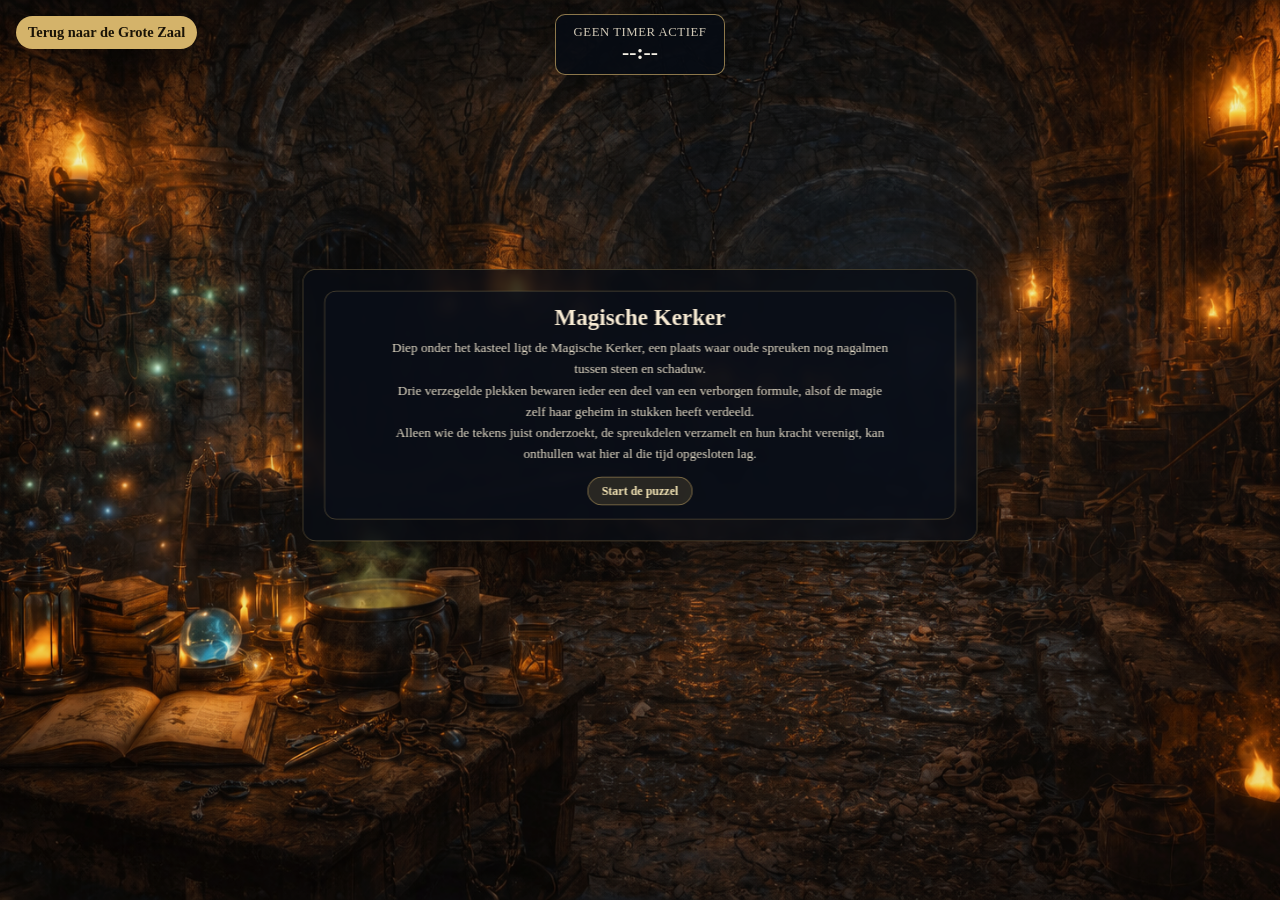
<file: room4.html>
<!--
PAGINA: Kamer 4 - Magische Kerker
DOEL: Interactieve escape-room scene met drie puzzels en een eindspreuk.
-->
<!doctype html>
<html lang="nl">
<head>
  <meta charset="UTF-8" />
  <meta name="viewport" content="width=device-width, initial-scale=1.0" />
  <title>Magische Kerker</title>
  <link rel="stylesheet" href="assets/style/timer.css" />
  <style>
    :root {
      --gold: #d4b36a;
      --ink: #0b1019;
      --panel: rgba(10, 15, 25, 0.82);
      --text: #eef2f7;
      --blue: #58a6ff;
      --blue-soft: rgba(88, 166, 255, 0.35);
    }

    * {
      box-sizing: border-box;
    }

    body {
      margin: 0;
      min-height: 100vh;
      background: #0a0f17;
      color: var(--text);
      font-family: "Cormorant Garamond", "Times New Roman", serif;
      overflow: hidden;
    }

    button,
    input {
      font: inherit;
    }

    .corner-link {
      position: absolute;
      top: 16px;
      left: 16px;
      z-index: 5;
      padding: 8px 12px;
      border-radius: 999px;
      border: 0;
      background: var(--gold);
      color: #1a1306;
      font-weight: 700;
      text-decoration: none;
      font-size: 0.9rem;
      box-shadow: 0 8px 22px rgba(0, 0, 0, 0.35);
    }
    .corner-link:hover {
      filter: brightness(1.06);
    }

    .intro-shell {
      position: fixed;
      inset: 0;
      z-index: 35;
      display: flex;
      align-items: center;
      justify-content: center;
      padding: 24px;
      pointer-events: none;
    }

    .intro-shell[hidden] {
      display: none;
    }

    .puzzle-shell {
      position: relative;
      width: min(900px, 92vw);
      margin: 0 auto;
      background: rgba(8, 12, 20, 0.78);
      border: 1px solid rgba(212, 179, 106, 0.35);
      border-radius: 18px;
      padding: clamp(18px, 3vw, 28px);
      backdrop-filter: blur(6px);
      box-shadow: 0 24px 80px rgba(0, 0, 0, 0.45);
      transform: scale(0.75);
      transform-origin: top center;
      pointer-events: auto;
    }

    .puzzle-shell.intro-only .puzzle-header {
      margin-bottom: 0;
      text-align: center;
    }

    .puzzle-shell.intro-only .puzzle-header p {
      max-width: 76ch;
      margin: 0 auto;
    }

    .puzzle-header {
      border: 1px solid rgba(212, 179, 106, 0.35);
      border-radius: 16px;
      background: rgba(10, 15, 25, 0.82);
      padding: 18px;
    }

    .puzzle-header h1 {
      margin: 0 0 8px;
      font-size: clamp(1.5rem, 2.4vw, 2.2rem);
      color: #f7ead2;
    }

    .puzzle-header p {
      margin: 0;
      line-height: 1.6;
      color: #e6ddc8;
      font-size: clamp(1.03rem, 1.38vw, 1.13rem);
    }

    .start-btn {
      margin-top: 16px;
      padding: 10px 18px;
      border-radius: 999px;
      border: 1px solid rgba(212, 179, 106, 0.6);
      background: rgba(212, 179, 106, 0.15);
      color: #f6e6b6;
      font-weight: 700;
      cursor: pointer;
      display: inline-flex;
      align-items: center;
      justify-content: center;
      font: 700 1rem/1 "Cormorant Garamond", "Times New Roman", serif;
    }

    .start-btn:hover {
      background: rgba(212, 179, 106, 0.25);
    }
    .success-stack {
      display: flex;
      flex-direction: column;
      align-items: center;
      pointer-events: auto;
    }
    .success-return {
      position: static;
      top: auto;
      left: auto;
      z-index: 5;
      display: inline-flex;
      align-items: center;
      justify-content: center;
      margin-top: 20px;
      padding: 8px 12px;
      border-radius: 999px;
      border: 0;
      background: var(--gold);
      color: #1a1306;
      font-weight: 700;
      text-decoration: none;
      font-size: 0.9rem;
      line-height: 1.2;
      box-shadow: 0 8px 22px rgba(0, 0, 0, 0.35);
    }

    .scene-wrap {
      position: relative;
      width: 100vw;
      height: 100vh;
      overflow: hidden;
    }

    .scene-wrap.pre-start .hotspot {
      opacity: 0;
      pointer-events: auto;
    }

    .camera {
      position: absolute;
      inset: 0;
      transform-origin: center;
      transition: transform 0.55s ease;
    }

    .camera.zoom-tafel {
      transform: scale(1.2) translate(8%, 8%);
    }

    .camera.zoom-ketel {
      transform: scale(1.2) translate(-3%, 10%);
    }

    .camera.zoom-poort {
      transform: scale(1.2) translate(-10%, 6%);
    }

    .bg {
      position: absolute;
      inset: 0;
      width: 100%;
      height: 100%;
      object-fit: cover;
      filter: brightness(0.95) saturate(1);
    }

    .vignette {
      position: absolute;
      inset: 0;
      background: none;
      pointer-events: auto;
    }

    .hotspot {
      position: absolute;
      appearance: none;
      -webkit-appearance: none;
      border: 0;
      outline: none;
      background-color: transparent;
      color: #f7e7bf;
      cursor: pointer;
      box-shadow: none;
      animation: none;
      transition: transform 0.2s ease;
      padding: 0;
      font-weight: 700;
      font-size: 0;
      backdrop-filter: none;
    }

    .hotspot:hover,
    .hotspot:focus-visible {
      transform: translateY(-2px);
      background: transparent;
      border-color: transparent;
      box-shadow: none;
    }

    .hotspot-tafel {
      left: 37.5%;
      top: 50%;
      width: 3.125%;
      height: 8.333%;
      min-width: 44px;
      min-height: 44px;
      display: flex;
      align-items: center;
      justify-content: center;
      padding: 0;
      border: 0;
      background:
        radial-gradient(circle at 50% 50%, rgba(118, 54, 42, 0.95) 0 7px, rgba(118, 54, 42, 0) 18px);
      color: transparent;
      font-size: 0;
      animation: tafel-glow 2.2s ease-in-out infinite;
      box-shadow: none;
    }

    .hotspot-tafel:hover,
    .hotspot-tafel:focus-visible {
      background:
        radial-gradient(circle at 50% 50%, rgba(146, 72, 56, 0.97) 0 8px, rgba(186, 104, 82, 0.44) 14px, rgba(186, 104, 82, 0) 22px);
      border-color: transparent;
      transform: none;
      box-shadow: none;
    }
    .hotspot-ketel {
      left: 26.0817%;
      top: 67.2619%;
      width: 9.375%;
      height: 8.333%;
      min-width: 110px;
      min-height: 44px;
      display: flex;
      align-items: center;
      justify-content: center;
      padding: 0;
      border: 0;
      background:
        radial-gradient(circle at 50% 50%, rgba(166, 122, 38, 0.92) 0 7px, rgba(166, 122, 38, 0) 18px);
      color: transparent;
      font-size: 0;
      animation: ketel-glow 2.2s ease-in-out infinite;
      box-shadow: none;
    }

    .hotspot-ketel:hover,
    .hotspot-ketel:focus-visible {
      background:
        radial-gradient(circle at 50% 50%, rgba(212, 158, 62, 0.95) 0 8px, rgba(255, 188, 86, 0.42) 14px, rgba(255, 188, 86, 0) 22px);
      border-color: transparent;
      transform: none;
      box-shadow: none;
    }
    .hotspot-poort {
      left: 68.75%;
      top: 33.333%;
      width: 3.125%;
      height: 8.333%;
      min-width: 44px;
      min-height: 44px;
      display: flex;
      align-items: center;
      justify-content: center;
      padding: 0;
      border: 0;
      background:
        radial-gradient(circle at 50% 50%, rgba(62, 116, 184, 0.94) 0 7px, rgba(62, 116, 184, 0) 18px);
      color: transparent;
      font-size: 0;
      animation: poort-glow 2.2s ease-in-out infinite;
      box-shadow: none;
    }

    .hotspot-poort:hover,
    .hotspot-poort:focus-visible {
      background:
        radial-gradient(circle at 50% 50%, rgba(88, 154, 236, 0.96) 0 8px, rgba(132, 196, 255, 0.45) 14px, rgba(132, 196, 255, 0) 22px);
      border-color: transparent;
      transform: none;
      box-shadow: none;
    }

    .hud {
      position: fixed;
      right: 16px;
      top: 16px;
      z-index: 25;
      width: min(533px, 92vw);
      padding: 16px;
      border-radius: 16px;
      border: 1px solid rgba(255, 255, 255, 0.06);
      background: var(--panel);
      box-shadow: 0 18px 50px rgba(0, 0, 0, 0.5);
      transform: scale(0.75);
      transform-origin: top right;
      transition: transform 0.3s ease, left 0.3s ease, top 0.3s ease, right 0.3s ease, box-shadow 0.3s ease, background 0.3s ease;
    }

    .hud[hidden] {
      display: none;
    }

    .hud.is-spell-ready {
      left: 50%;
      top: 50%;
      right: auto;
      bottom: auto;
      width: min(520px, 92vw);
      transform: translate(-50%, -50%);
      background: rgba(6, 10, 16, 0.94);
      box-shadow: 0 20px 60px rgba(0, 0, 0, 0.45), 0 0 36px rgba(212, 179, 106, 0.18);
    }

    .hud.is-spell-ready .hud-intro,
    .hud.is-spell-ready .hud-divider {
      display: none;
    }

    .hud.is-spell-ready .hud-title {
      margin-bottom: 10px;
      text-align: center;
    }

    .hud.is-spell-ready .letters,
    .hud.is-spell-ready .message {
      text-align: center;
    }

    .letters {
      margin: 0;
      font-size: clamp(0.95rem, 1.3vw, 1.05rem);
      color: #c7c1b1;
      font-weight: 700;
    }

    .hud-title {
      margin: 0 0 12px;
      font-size: 1.2rem;
      color: #f4e8cc;
      letter-spacing: 0.02em;
    }

    .hud-intro {
      margin: 0 0 12px;
      color: #c7c1b1;
      line-height: 1.6;
      font-size: clamp(0.95rem, 1.3vw, 1.05rem);
    }

    .hud-divider {
      height: 1px;
      margin: 12px 0;
      background: rgba(255, 255, 255, 0.06);
    }

    .spell-row {
      display: flex;
      gap: 8px;
      flex-wrap: wrap;
    }

    .spell-row input {
      flex: 1;
      min-width: 180px;
      padding: 8px 10px;
      border-radius: 10px;
      border: 1px solid rgba(212, 179, 106, 0.45);
      background: rgba(255, 255, 255, 0.04);
      color: #f3efdf;
      font-family: inherit;
      text-transform: uppercase;
    }

    .spell-row button {
      padding: 8px 12px;
      border-radius: 999px;
      border: 1px solid rgba(212, 179, 106, 0.7);
      background: rgba(212, 179, 106, 0.16);
      color: #f6e6b6;
      font-weight: 700;
      cursor: pointer;
      font-family: inherit;
    }

    .message {
      margin-top: 8px;
      min-height: 24px;
      color: #d8dfec;
      font-size: clamp(0.95rem, 1.3vw, 1.05rem);
    }

    .hud.is-spell-ready .message {
      color: #f6e6b6;
      font-size: clamp(0.95rem, 1.3vw, 1.05rem);
      font-weight: 700;
    }

    .panel {
      position: fixed;
      inset: 0;
      z-index: 40;
      display: none;
      align-items: center;
      justify-content: center;
      padding: 20px;
      background: rgba(2, 5, 10, 0.74);
    }

    .panel.is-open {
      display: flex;
    }

    .card {
      width: min(620px, 95vw);
      border-radius: 16px;
      border: 1px solid rgba(212, 179, 106, 0.45);
      background: var(--panel);
      padding: 18px;
      box-shadow: 0 18px 50px rgba(0, 0, 0, 0.5);
    }

    .card h2 {
      margin: 0 0 10px;
      color: #f4e8cc;
      font-size: 1.2rem;
    }

    .card p {
      margin: 0 0 12px;
      color: #ddd5c4;
      line-height: 1.6;
      font-size: clamp(0.95rem, 1.3vw, 1.05rem);
    }

    .choice-row {
      display: flex;
      flex-wrap: wrap;
      gap: 8px;
      margin-bottom: 10px;
    }

    .choice-row button {
      padding: 8px 12px;
      border-radius: 999px;
      border: 1px solid rgba(212, 179, 106, 0.5);
      background: rgba(212, 179, 106, 0.12);
      color: #f7e9c4;
      font-family: inherit;
      font-weight: 700;
      cursor: pointer;
    }

    .word-list {
      margin: 0 0 14px;
      padding-left: 22px;
      color: #f4ecda;
      line-height: 1.7;
    }

    .hint-box {
      margin: 0 0 12px;
      padding: 10px 12px;
      border-radius: 12px;
      border: 1px solid rgba(212, 179, 106, 0.28);
      background: rgba(255, 255, 255, 0.04);
      color: #efe4c2;
    }

    .answer-row {
      display: flex;
      flex-wrap: wrap;
      gap: 8px;
      margin-bottom: 10px;
    }

    .answer-row input {
      flex: 1;
      min-width: 180px;
      padding: 10px 12px;
      border-radius: 10px;
      border: 1px solid rgba(212, 179, 106, 0.45);
      background: rgba(255, 255, 255, 0.04);
      color: #f3efdf;
      font-family: inherit;
      text-transform: uppercase;
    }

    .letter-inputs {
      display: flex;
      gap: 8px;
      flex: 1;
      min-width: 180px;
    }

    .letter-inputs input {
      flex: 1;
      min-width: 0;
      max-width: 64px;
      text-align: center;
      padding: 10px 0;
      font-size: 1.1rem;
      font-weight: 700;
    }

    .answer-row button,
    .secondary-action {
      padding: 10px 12px;
      border-radius: 999px;
      border: 1px solid rgba(212, 179, 106, 0.5);
      background: rgba(212, 179, 106, 0.12);
      color: #f7e9c4;
      font-family: inherit;
      font-weight: 700;
      cursor: pointer;
    }

    .secondary-action[hidden] {
      display: none;
    }

    .letters-out {
      min-height: 30px;
      color: #9ce6ff;
      font-weight: 700;
      letter-spacing: 0.16em;
      margin-bottom: 10px;
      font-size: clamp(0.95rem, 1.3vw, 1.05rem);
    }

    .small-msg {
      min-height: 24px;
      color: #d8dfec;
      font-size: clamp(0.95rem, 1.3vw, 1.05rem);
    }

    .close-btn {
      margin-top: 10px;
      padding: 8px 12px;
      border-radius: 999px;
      border: 1px solid rgba(212, 179, 106, 0.55);
      background: rgba(212, 179, 106, 0.12);
      color: #f6e6b6;
      font-weight: 700;
      cursor: pointer;
      font-family: inherit;
    }

    .result-overlay {
      position: fixed;
      left: 50%;
      top: 50%;
      width: min(50vw, 720px);
      min-width: 320px;
      min-height: min(50vh, 320px);
      transform: translate(-50%, -50%);
      background: rgba(5, 10, 16, 0.75);
      display: none;
      align-items: center;
      justify-content: center;
      z-index: 60;
      padding: 24px;
      text-align: center;
      border-radius: 32px;
      box-shadow: 0 24px 80px rgba(0, 0, 0, 0.45);
      pointer-events: auto;
    }

    .result-overlay.is-visible {
      display: flex;
    }

    .result-box {
      padding: 44px 56px;
      border-radius: 26px;
      border: 1px solid rgba(212, 179, 106, 0.6);
      background: rgba(20, 66, 42, 0.82);
      color: #f8edd0;
      font-size: clamp(1.9rem, 3.4vw, 2.8rem);
      font-weight: 700;
      letter-spacing: 0.16em;
      animation: answer-pulse 2.6s ease-in-out infinite;
      transform-origin: center;
    }

    .reward-piece {
      display: block;
      width: min(150px, 32vw);
      margin: 16px auto 10px;
      object-fit: contain;
      filter: drop-shadow(0 12px 20px rgba(0, 0, 0, 0.35));
    }

    .reward-note {
      margin: 0;
      color: #e8f7ef;
      line-height: 1.5;
      font-size: clamp(0.95rem, 1.6vw, 1.08rem);
      text-align: center;
    }

    .magic-sparkle {
      position: fixed;
      inset: 0;
      pointer-events: none;
      z-index: 70;
      opacity: 0;
    }

    .magic-sparkle.is-active {
      opacity: 1;
    }

    .magic-star {
      position: absolute;
      left: 0;
      top: 0;
      line-height: 1;
      opacity: 0;
      transform: translate(-50%, -50%) scale(0.4) rotate(0deg);
      mix-blend-mode: screen;
      color: var(--star-color, #fff4b8);
      font-size: var(--star-size, 20px);
      text-shadow:
        0 0 6px rgba(255, 240, 180, 0.9),
        0 0 16px rgba(140, 220, 255, 0.5);
      animation: sparkle-star 3s ease-out forwards;
      animation-delay: var(--star-delay, 0ms);
    }

    @keyframes pulse {
      0% { box-shadow: 0 0 0 0 rgba(212, 179, 106, 0.4); }
      70% { box-shadow: 0 0 0 10px rgba(212, 179, 106, 0); }
      100% { box-shadow: 0 0 0 0 rgba(212, 179, 106, 0); }
    }

    @keyframes ketel-glow {
      0% { opacity: 0.45; filter: drop-shadow(0 0 2px rgba(212, 158, 62, 0.22)); }
      50% { opacity: 1; filter: drop-shadow(0 0 8px rgba(255, 188, 86, 0.58)); }
      100% { opacity: 0.45; filter: drop-shadow(0 0 2px rgba(212, 158, 62, 0.22)); }
    }

    @keyframes tafel-glow {
      0% { opacity: 0.45; filter: drop-shadow(0 0 2px rgba(118, 54, 42, 0.26)); }
      50% { opacity: 1; filter: drop-shadow(0 0 8px rgba(186, 104, 82, 0.58)); }
      100% { opacity: 0.45; filter: drop-shadow(0 0 2px rgba(118, 54, 42, 0.26)); }
    }

    @keyframes poort-glow {
      0% { opacity: 0.45; filter: drop-shadow(0 0 2px rgba(62, 116, 184, 0.26)); }
      50% { opacity: 1; filter: drop-shadow(0 0 8px rgba(132, 196, 255, 0.62)); }
      100% { opacity: 0.45; filter: drop-shadow(0 0 2px rgba(62, 116, 184, 0.26)); }
    }

    @keyframes sparkle-star {
      0% {
        opacity: 0;
        transform: translate(-50%, -50%) scale(0.4) rotate(0deg);
      }
      18% {
        opacity: 0.95;
      }
      55% {
        opacity: 0.7;
      }
      100% {
        opacity: 0;
        transform: translate(calc(-50% + var(--star-drift-x, 0px)), calc(-50% + var(--star-drift-y, -22px))) scale(1.15) rotate(var(--star-rotate, 80deg));
      }
    }

    @keyframes answer-pulse {
      0% {
        transform: scale(1);
        box-shadow: 0 0 28px rgba(212, 179, 106, 0.24), 0 0 52px rgba(212, 179, 106, 0.12), 0 0 0 rgba(212, 179, 106, 0);
      }
      50% {
        transform: scale(1.03);
        box-shadow: 0 0 60px rgba(212, 179, 106, 0.5), 0 0 104px rgba(212, 179, 106, 0.28), 0 0 156px rgba(212, 179, 106, 0.14);
      }
      100% {
        transform: scale(1);
        box-shadow: 0 0 28px rgba(212, 179, 106, 0.24), 0 0 52px rgba(212, 179, 106, 0.12), 0 0 0 rgba(212, 179, 106, 0);
      }
    }
  </style>
</head>
<body>
  <a class="corner-link great-hall-link" href="grotezaal.html">Terug naar de Grote Zaal</a>
  <div class="intro-shell" id="introShell">
    <section class="puzzle-shell intro-only">
      <header class="puzzle-header">
        <h1>Magische Kerker</h1>
        <p>Diep onder het kasteel ligt de Magische Kerker, een plaats waar oude spreuken nog nagalmen tussen steen en schaduw.<br>Drie verzegelde plekken bewaren ieder een deel van een verborgen formule, alsof de magie zelf haar geheim in stukken heeft verdeeld.<br>Alleen wie de tekens juist onderzoekt, de spreukdelen verzamelt en hun kracht verenigt, kan onthullen wat hier al die tijd opgesloten lag.</p>
        <button class="start-btn" type="button" id="startPuzzleBtn">Start de puzzel</button>
      </header>
    </section>
  </div>

  <div class="scene-wrap pre-start" id="sceneWrap">
    <div class="camera" id="camera">
      <img class="bg" src="assets/images/kerker.png" alt="Magische kerker" />
      <div class="vignette"></div>

      <button class="hotspot hotspot-tafel" type="button" data-target="tafel" aria-label="Werktafel"></button>
      <button class="hotspot hotspot-ketel" type="button" data-target="ketel" aria-label="Magische ketel"></button>
      <button class="hotspot hotspot-poort" type="button" data-target="poort" aria-label="Gevangenispoort"></button>
    </div>

  </div>

  <div class="result-overlay" id="resultOverlay" aria-hidden="true">
    <div class="success-stack"><div class="result-box">REVELIO</div><img class="reward-piece" src="assets/images/room5_REVELIO.png" alt="Cilinder REVELIO voor De Laatste Sloten" /><p class="reward-note">Deze cilinder hoort bij De Laatste Sloten.</p><a class="corner-link great-hall-link success-return" href="grotezaal.html">Terug naar de Grote Zaal</a></div>
  </div>
  <div class="magic-sparkle" id="magicSparkle" aria-hidden="true"></div>

  <section class="hud" id="spellHud" hidden>
    <h1 class="hud-title">Magische Kerker</h1>
    <p class="hud-intro">Diep onder het kasteel ligt de Magische Kerker, een plaats waar oude spreuken nog nagalmen tussen steen en schaduw.<br>Drie verzegelde plekken bewaren ieder een deel van een verborgen formule, alsof de magie zelf haar geheim in stukken heeft verdeeld.<br>Alleen wie de tekens juist onderzoekt, de spreukdelen verzamelt en hun kracht verenigt, kan onthullen wat hier al die tijd opgesloten lag.</p>
    <div class="hud-divider" aria-hidden="true"></div>
    <p class="letters">Verzamelde spreukdelen: <span id="collectedLetters">-</span></p>
    <div class="spell-row">
      <input id="spellInput" type="text" placeholder="Voer spreuk in..." autocomplete="off" />
      <button type="button" onclick="checkSpell()">Controleer spreuk</button>
    </div>
    <div class="message" id="finalMessage"></div>
  </section>

  <div class="panel" id="panelTafel" aria-hidden="true">
    <div class="card">
      <h2>Puzzel 1 - Spreukenboek</h2>
      <p>Drie raadsels in het boek verwijzen naar drie woorden. Neem daarna de beginletters.</p>
      <p class="hint-box">"Ik kras vanuit de toren, ik draag een hoorn van licht, ik brand zonder twijfel."</p>
      <ul class="word-list" id="tafelWordList"></ul>
      <div class="answer-row">
        <div class="letter-inputs" id="tafelLetterInputs">
          <input type="text" maxlength="1" inputmode="text" autocomplete="off" aria-label="Letter 1" />
          <input type="text" maxlength="1" inputmode="text" autocomplete="off" aria-label="Letter 2" />
          <input type="text" maxlength="1" inputmode="text" autocomplete="off" aria-label="Letter 3" />
        </div>
        <button type="button" id="solveTafel">Controleer</button>
      </div>
      <div class="letters-out" id="lettersTafel"></div>
      <div class="small-msg" id="msgTafel"></div>
      <button class="close-btn" type="button" data-close>Sluit</button>
    </div>
  </div>

  <div class="panel" id="panelKetel" aria-hidden="true">
    <div class="card">
      <h2>Puzzel 2 - De magische ketel</h2>
      <p>Op de muur staat een brouwvolgorde uitgehakt.</p>
      <p class="hint-box">"Begin met wat beschermt, voeg daarna toe wat hitte bewaart. Alles wat bevriest bederft de ketel."</p>
      <ul class="word-list" id="ketelWordList"></ul>
      <div class="choice-row" id="ketelChoiceRow"></div>
      <div class="small-msg" id="msgKetel"></div>
      <div class="letters-out" id="lettersKetel"></div>
      <button class="close-btn" type="button" data-close>Sluit</button>
    </div>
  </div>

  <div class="panel" id="panelPoort" aria-hidden="true">
    <div class="card">
      <h2>Puzzel 3 - Gevangenispoort</h2>
      <p>Boven het paneel staat een hint gegraveerd.</p>
      <p class="hint-box">"Laat de poort eerst verstijven, en pas daarna zien."</p>
      <ul class="word-list" id="poortWordList"></ul>
      <div class="choice-row" id="poortChoiceRow"></div>
      <div class="letters-out" id="lettersPoort"></div>
      <div class="small-msg" id="msgPoort"></div>
      <button class="close-btn" type="button" data-close>Sluit</button>
    </div>
  </div>

  <audio id="magicSolve" preload="auto">
    <source src="assets/sounds/succes.mp3" type="audio/mpeg" />
  </audio>
  <audio id="magicFail" preload="auto">
    <source src="assets/sounds/faal.mp3" type="audio/mpeg" />
  </audio>

  <script src="assets/style/audio-fade.js"></script>
  <script src="assets/style/timer.js"></script>
  <script src="assets/style/progress.js"></script>
  <script src="assets/style/room-nav.js"></script>
  <script>
    const STORAGE_KEY = "hp_room_dungeon_word";
    const ROOM4_PARAM = "r4";
    const SOLUTION_WORD = "REVELIO";
    const greatHallLinks = [...document.querySelectorAll(".great-hall-link")];

    function syncGreatHallLink(extraValue = null) {
      greatHallLinks.forEach((link) => window.HPRoomNav.syncGreatHallLink(link, ROOM4_PARAM, extraValue));
    }

    function updateOwnUrlParam(value) {
      window.HPRoomNav.updateOwnUrlParam(ROOM4_PARAM, value);
    }

    function setProgress(key, value) {
      window.HPProgress.set(key, value);
      if (key === STORAGE_KEY) {
        updateOwnUrlParam(value);
        syncGreatHallLink(value);
      }
    }
    syncGreatHallLink();

    const camera = document.getElementById("camera");
    const sceneWrap = document.getElementById("sceneWrap");
    const introShell = document.getElementById("introShell");
    const startPuzzleBtn = document.getElementById("startPuzzleBtn");
    const spellHud = document.getElementById("spellHud");
    const collectedLettersEl = document.getElementById("collectedLetters");
    const finalMessage = document.getElementById("finalMessage");

    const panelTafel = document.getElementById("panelTafel");
    const panelKetel = document.getElementById("panelKetel");
    const panelPoort = document.getElementById("panelPoort");

    const lettersTafel = document.getElementById("lettersTafel");
    const lettersKetel = document.getElementById("lettersKetel");
    const lettersPoort = document.getElementById("lettersPoort");
    const msgTafel = document.getElementById("msgTafel");
    const msgKetel = document.getElementById("msgKetel");
    const msgPoort = document.getElementById("msgPoort");
    const tafelLetterInputs = [...document.querySelectorAll("#tafelLetterInputs input")];
    const solveTafel = document.getElementById("solveTafel");
    const tafelWordList = document.getElementById("tafelWordList");
    const ketelWordList = document.getElementById("ketelWordList");
    const poortWordList = document.getElementById("poortWordList");
    const ketelChoiceRow = document.getElementById("ketelChoiceRow");
    const poortChoiceRow = document.getElementById("poortChoiceRow");
    const resultOverlay = document.getElementById("resultOverlay");
    const magicSparkle = document.getElementById("magicSparkle");
    const magicSolve = document.getElementById("magicSolve");
    const magicFail = document.getElementById("magicFail");
    const spellInput = document.getElementById("spellInput");
    const puzzleControls = document.querySelectorAll(".hotspot, .panel button, .panel input, .hud input, .hud button");
    const STAR_GLYPHS = ["\u2726", "\u2727", "\u2605"];
    const STAR_COLORS = ["#fff7c7", "#dff7ff", "#f6e2aa", "#d0ffe8"];

    const puzzleDone = { tafel: false, ketel: false, poort: false };
    const spellParts = { tafel: "REV", ketel: "EL", poort: "IO" };
    const spellOrder = ["tafel", "ketel", "poort"];
    const tafelWords = ["Raaf", "Eenhoorn", "Vuur", "Slang", "Maansteen", "Feniks"];
    const ketelOptions = ["Engelwortel", "Lavasteen", "IJsbloem", "Schaduwmos", "Maanstof"];
    const poortOptions = ["IJs", "Oog", "Maan", "Vlam", "Steen"];
    let ketelSequence = [];
    let gateSequence = [];
    let sparkleTimer = null;
    let puzzleStarted = false;
    let roomSolved = false;

    window.CinematicAudio.register(magicSolve, {
      volume: 0.92,
      fadeInMs: 440,
      fadeOutMs: 760,
      endFadeMs: 860,
    });
    window.CinematicAudio.register(magicFail, {
      volume: 0.86,
      fadeInMs: 360,
      fadeOutMs: 620,
      endFadeMs: 720,
    });
    const primeRoomAudio = () => {
      window.CinematicAudio.prime(magicSolve);
      window.CinematicAudio.prime(magicFail);
    };
    document.addEventListener("pointerdown", primeRoomAudio, { once: true });
    document.addEventListener("keydown", primeRoomAudio, { once: true });

    function shuffleArray(values) {
      const shuffled = [...values];
      for (let i = shuffled.length - 1; i > 0; i -= 1) {
        const j = Math.floor(Math.random() * (i + 1));
        [shuffled[i], shuffled[j]] = [shuffled[j], shuffled[i]];
      }
      return shuffled;
    }

    function renderWordList(listEl, values) {
      listEl.innerHTML = "";
      shuffleArray(values).forEach((value) => {
        const item = document.createElement("li");
        item.textContent = value;
        listEl.appendChild(item);
      });
    }

    function renderChoiceRow(rowEl, attrName, values) {
      rowEl.innerHTML = "";
      shuffleArray(values).forEach((value) => {
        const button = document.createElement("button");
        button.type = "button";
        button.dataset[attrName] = value;
        button.textContent = value;
        rowEl.appendChild(button);
      });
    }

    function renderPuzzleOptions(target) {
      if (target === "tafel") {
        renderWordList(tafelWordList, tafelWords);
      }
      if (target === "ketel") {
        renderWordList(ketelWordList, ketelOptions);
        renderChoiceRow(ketelChoiceRow, "ketel", ketelOptions);
      }
      if (target === "poort") {
        renderWordList(poortWordList, poortOptions);
        renderChoiceRow(poortChoiceRow, "gate", poortOptions);
      }
    }

    function updateCollectedLetters() {
      const orderedParts = spellOrder.filter((key) => puzzleDone[key]).map((key) => spellParts[key]);
      collectedLettersEl.textContent = orderedParts.length ? orderedParts.join(" ") : "-";
    }

    function startPuzzle() {
      if (puzzleStarted) {
        return;
      }
      puzzleStarted = true;
      sceneWrap.classList.remove("pre-start");
      spellHud.hidden = false;
      introShell.hidden = true;
      finalMessage.textContent = "Onderzoek de drie verzegelde plekken en verzamel de spreukdelen.";
    }

    function playMagicSound(rate = 1) {
      if (!magicSolve) {
        return;
      }
      magicSolve.playbackRate = rate;
      window.CinematicAudio.play(magicSolve, {
        fadeInMs: 440,
        fadeOutMs: 760,
        endFadeMs: 860,
      });
    }

    function playFailSound() {
      if (!magicFail) {
        return;
      }
      window.CinematicAudio.play(magicFail, {
        fadeInMs: 360,
        fadeOutMs: 620,
        endFadeMs: 720,
      });
    }

    function playMagicSparkle() {
      if (!magicSparkle) {
        return;
      }
      magicSparkle.innerHTML = "";
      for (let i = 0; i < 54; i += 1) {
        const star = document.createElement("span");
        star.className = "magic-star";
        star.textContent = STAR_GLYPHS[Math.floor(Math.random() * STAR_GLYPHS.length)];
        star.style.left = `${Math.random() * 100}%`;
        star.style.top = `${Math.random() * 100}%`;
        star.style.setProperty("--star-size", `${8 + Math.random() * 92}px`);
        star.style.setProperty("--star-delay", `${Math.random() * 560}ms`);
        star.style.setProperty("--star-drift-x", `${-20 + Math.random() * 40}px`);
        star.style.setProperty("--star-drift-y", `${-42 + Math.random() * 22}px`);
        star.style.setProperty("--star-rotate", `${-140 + Math.random() * 280}deg`);
        star.style.setProperty("--star-color", STAR_COLORS[Math.floor(Math.random() * STAR_COLORS.length)]);
        magicSparkle.appendChild(star);
      }
      magicSparkle.classList.remove("is-active");
      void magicSparkle.offsetWidth;
      magicSparkle.classList.add("is-active");
      if (sparkleTimer) {
        clearTimeout(sparkleTimer);
      }
      sparkleTimer = setTimeout(() => {
        magicSparkle.classList.remove("is-active");
        magicSparkle.innerHTML = "";
      }, 3200);
    }

    function setSpellReadyState() {
      const allSolved = Object.values(puzzleDone).every(Boolean);
      spellHud.classList.toggle("is-spell-ready", allSolved && !roomSolved);
      if (allSolved && !roomSolved) {
        finalMessage.textContent = "Alle spreukdelen zijn verzameld, spreek het woord uit...";
      }
    }

    function resetOpenProgress() {
      if (!puzzleDone.ketel) {
        ketelSequence = [];
      }
      if (!puzzleDone.poort) {
        gateSequence = [];
      }
    }

    function lockSolvedRoom() {
      roomSolved = true;
      spellHud.classList.remove("is-spell-ready");
      puzzleControls.forEach((control) => {
        control.disabled = true;
      });
      spellInput.value = SOLUTION_WORD;
      finalMessage.textContent = "De spreuk is voltooid.";
    }

    function closePanels() {
      resetOpenProgress();
      [panelTafel, panelKetel, panelPoort].forEach((panel) => {
        panel.classList.remove("is-open");
        panel.setAttribute("aria-hidden", "true");
      });
      camera.classList.remove("zoom-tafel", "zoom-ketel", "zoom-poort");
    }

    function openPanel(target) {
      if (!puzzleStarted || roomSolved) {
        return;
      }
      finalMessage.textContent = "";
      closePanels();
      if (target === "tafel") {
        renderPuzzleOptions("tafel");
        camera.classList.add("zoom-tafel");
        panelTafel.classList.add("is-open");
        panelTafel.setAttribute("aria-hidden", "false");
        setTimeout(() => tafelLetterInputs[0]?.focus(), 0);
      }
      if (target === "ketel") {
        renderPuzzleOptions("ketel");
        camera.classList.add("zoom-ketel");
        panelKetel.classList.add("is-open");
        panelKetel.setAttribute("aria-hidden", "false");
      }
      if (target === "poort") {
        renderPuzzleOptions("poort");
        camera.classList.add("zoom-poort");
        panelPoort.classList.add("is-open");
        panelPoort.setAttribute("aria-hidden", "false");
      }
    }

    document.querySelectorAll(".hotspot").forEach((btn) => {
      btn.addEventListener("click", () => openPanel(btn.dataset.target));
    });

    startPuzzleBtn.addEventListener("click", startPuzzle);

    document.querySelectorAll("[data-close]").forEach((btn) => {
      btn.addEventListener("click", closePanels);
    });

    tafelLetterInputs.forEach((input, index) => {
      input.addEventListener("input", () => {
        input.value = input.value.replace(/[^a-z]/gi, "").slice(0, 1).toUpperCase();
        if (input.value && tafelLetterInputs[index + 1]) {
          tafelLetterInputs[index + 1].focus();
        }
      });

      input.addEventListener("keydown", (event) => {
        if (event.key === "Backspace" && !input.value && tafelLetterInputs[index - 1]) {
          tafelLetterInputs[index - 1].focus();
        }
        if (event.key === "ArrowLeft" && tafelLetterInputs[index - 1]) {
          event.preventDefault();
          tafelLetterInputs[index - 1].focus();
        }
        if (event.key === "ArrowRight" && tafelLetterInputs[index + 1]) {
          event.preventDefault();
          tafelLetterInputs[index + 1].focus();
        }
        if (event.key === "Enter") {
          solveTafelPuzzle();
        }
      });
    });

    function solveTafelPuzzle() {
      if (roomSolved) {
        return;
      }
      const value = tafelLetterInputs.map((input) => input.value.trim().toUpperCase()).join("");
      if (value !== "REV") {
        lettersTafel.textContent = "";
        msgTafel.textContent = "Controleer de drie raadsels en neem dan pas de beginletters.";
        playFailSound();
        return;
      }
      lettersTafel.textContent = "REV";
      msgTafel.textContent = "Goed gezien: de drie antwoorden leveren samen REV op.";
      if (!puzzleDone.tafel) {
        puzzleDone.tafel = true;
        updateCollectedLetters();
        setSpellReadyState();
        playMagicSound(1);
        finalMessage.textContent = "Spreukdeel REV is toegevoegd.";
      }
    }

    solveTafel.addEventListener("click", solveTafelPuzzle);

    ketelChoiceRow.addEventListener("click", (event) => {
      const btn = event.target.closest("[data-ketel]");
      if (!btn) {
        return;
      }
      if (roomSolved) {
        return;
      }
      if (puzzleDone.ketel) {
        msgKetel.textContent = "De ketel heeft de juiste volgorde al onthouden: EL.";
        return;
      }
      ketelSequence.push(btn.dataset.ketel);
      msgKetel.textContent = "Gekozen: " + ketelSequence.join(" -> ");

      if (ketelSequence.length === 1 && ketelSequence[0] !== "Engelwortel") {
        ketelSequence = [];
        lettersKetel.textContent = "";
        msgKetel.textContent = "De ketel wil eerst bescherming. Probeer opnieuw.";
        playFailSound();
        return;
      }

      if (ketelSequence.includes("IJsbloem")) {
        ketelSequence = [];
        lettersKetel.textContent = "";
        msgKetel.textContent = "IJsbloem bevriest de magie. De ketel reset.";
        playFailSound();
        return;
      }

      if (ketelSequence.includes("Schaduwmos")) {
        ketelSequence = [];
        lettersKetel.textContent = "";
        msgKetel.textContent = "Schaduwmos smoort het brouwsel direct. De ketel reset.";
        playFailSound();
        return;
      }

      if (ketelSequence.includes("Maanstof")) {
        ketelSequence = [];
        lettersKetel.textContent = "";
        msgKetel.textContent = "Maanstof maakt de mix instabiel. De ketel reset.";
        playFailSound();
        return;
      }

      if (ketelSequence.length === 2) {
        if (ketelSequence[1] !== "Lavasteen") {
          ketelSequence = [];
          lettersKetel.textContent = "";
          msgKetel.textContent = "Na bescherming hoort hitte te volgen. De ketel reset.";
          playFailSound();
          return;
        }

        lettersKetel.textContent = "EL";
        msgKetel.textContent = "De juiste brouwvolgorde onthult de letters EL.";
        puzzleDone.ketel = true;
        updateCollectedLetters();
        setSpellReadyState();
        playMagicSound(1);
        finalMessage.textContent = "Spreukdeel EL is toegevoegd.";
      }
    });

    poortChoiceRow.addEventListener("click", (event) => {
      const btn = event.target.closest("[data-gate]");
      if (!btn) {
        return;
      }
      if (roomSolved) {
        return;
      }
      if (puzzleDone.poort) {
        msgPoort.textContent = "De poort herkent de juiste volgorde al: IO.";
        return;
      }

      gateSequence.push(btn.dataset.gate);
      msgPoort.textContent = "Gekozen: " + gateSequence.join(" -> ");

      if (gateSequence.includes("Maan")) {
        gateSequence = [];
        lettersPoort.textContent = "";
        msgPoort.textContent = "Maan hoort niet bij de gegraveerde symbolen. De poort reset.";
        playFailSound();
        return;
      }

      if (gateSequence.includes("Vlam")) {
        gateSequence = [];
        lettersPoort.textContent = "";
        msgPoort.textContent = "Vlam past niet bij een verstijfde poort. Begin opnieuw.";
        playFailSound();
        return;
      }

      if (gateSequence.includes("Steen")) {
        gateSequence = [];
        lettersPoort.textContent = "";
        msgPoort.textContent = "Steen onthult niets. De poort reset.";
        playFailSound();
        return;
      }

      if (gateSequence.length === 1 && gateSequence[0] !== "IJs") {
        gateSequence = [];
        lettersPoort.textContent = "";
        msgPoort.textContent = "De poort moet eerst verstijven. Begin opnieuw.";
        playFailSound();
        return;
      }

      if (gateSequence.length === 2) {
        if (gateSequence[1] !== "Oog") {
          gateSequence = [];
          lettersPoort.textContent = "";
          msgPoort.textContent = "Na ijs hoort zicht te volgen. De poort reset.";
          playFailSound();
          return;
        }

        lettersPoort.textContent = "IO";
        msgPoort.textContent = "De gravure klopt: eerst ijs, dan oog. Dat geeft IO.";
        puzzleDone.poort = true;
        updateCollectedLetters();
        setSpellReadyState();
        closePanels();
        spellInput.focus();
        playMagicSound(1);
      }
    });

    function checkSpell() {
      if (roomSolved) {
        return true;
      }
      const value = spellInput.value.trim().toUpperCase();
      if (!Object.values(puzzleDone).every(Boolean)) {
        finalMessage.textContent = "Je mist nog spreukdelen uit de drie puzzels.";
        playFailSound();
        return false;
      }
      if (value === SOLUTION_WORD) {
        finalMessage.textContent = "";
        resultOverlay.classList.add("is-visible");
        resultOverlay.setAttribute("aria-hidden", "false");
        setProgress(STORAGE_KEY, SOLUTION_WORD);
        playMagicSound(1);
        playMagicSparkle();
        closePanels();
        lockSolvedRoom();
        return true;
      }
      finalMessage.textContent = "Onjuiste spreuk. Probeer opnieuw.";
      playFailSound();
      return false;
    }

    window.checkSpell = checkSpell;
    updateCollectedLetters();
  </script>
</body>
</html>
</file>
<file: assets/style/timer.css>
:root {
  --timer-bg: rgba(7, 12, 19, 0.9);
  --timer-border: rgba(212, 179, 106, 0.65);
  --timer-text: #f4efe4;
  --timer-muted: #d0c8b6;
  --timer-danger: #ff8f8f;
}

#gameTimer {
  position: fixed;
  top: 14px;
  left: 50%;
  right: auto;
  transform: translateX(-50%);
  z-index: 9999;
  min-width: 170px;
  width: max-content;
  max-width: calc(100vw - 28px);
  padding: 10px 12px;
  border-radius: 10px;
  border: 1px solid var(--timer-border);
  background: var(--timer-bg);
  color: var(--timer-text);
  display: block;
  visibility: visible;
  opacity: 1;
  box-shadow: 0 6px 24px rgba(0, 0, 0, 0.35);
  font-family: Georgia, "Times New Roman", serif;
  text-align: center;
  pointer-events: none;
}

#gameTimer .timer-mode {
  font-size: 0.8rem;
  letter-spacing: 0.04em;
  color: var(--timer-muted);
  text-transform: uppercase;
}

#gameTimer .timer-value {
  margin-top: 2px;
  font-size: 1.35rem;
  font-weight: 700;
  line-height: 1;
}

#gameTimer.expired .timer-value {
  color: var(--timer-danger);
}

body.timer-locked {
  overflow: hidden;
}

.timer-lock {
  position: fixed;
  inset: 0;
  z-index: 9998;
  display: none;
  align-items: center;
  justify-content: center;
  padding: 24px;
  background: rgba(5, 8, 14, 0.88);
  backdrop-filter: blur(6px);
}

.timer-lock.is-visible {
  display: flex;
}

.timer-lock-card {
  max-width: min(520px, 90vw);
  padding: 24px 28px;
  border-radius: 16px;
  border: 1px solid var(--timer-border);
  background: rgba(10, 14, 22, 0.9);
  color: var(--timer-text);
  text-align: center;
  box-shadow: 0 12px 40px rgba(0, 0, 0, 0.5);
  font-family: Georgia, "Times New Roman", serif;
}

.timer-lock-card h2 {
  margin: 0 0 10px;
  font-size: 1.4rem;
  color: var(--timer-danger);
}

.timer-lock-card p {
  margin: 0 0 16px;
  color: var(--timer-muted);
}

.timer-lock-card a {
  display: inline-flex;
  align-items: center;
  justify-content: center;
  padding: 10px 16px;
  border-radius: 999px;
  border: 1px solid var(--timer-border);
  background: rgba(212, 179, 106, 0.12);
  color: var(--timer-text);
  font-weight: 700;
  text-decoration: none;
}

.timer-lock-card a:hover {
  background: rgba(212, 179, 106, 0.22);
}
</file>
